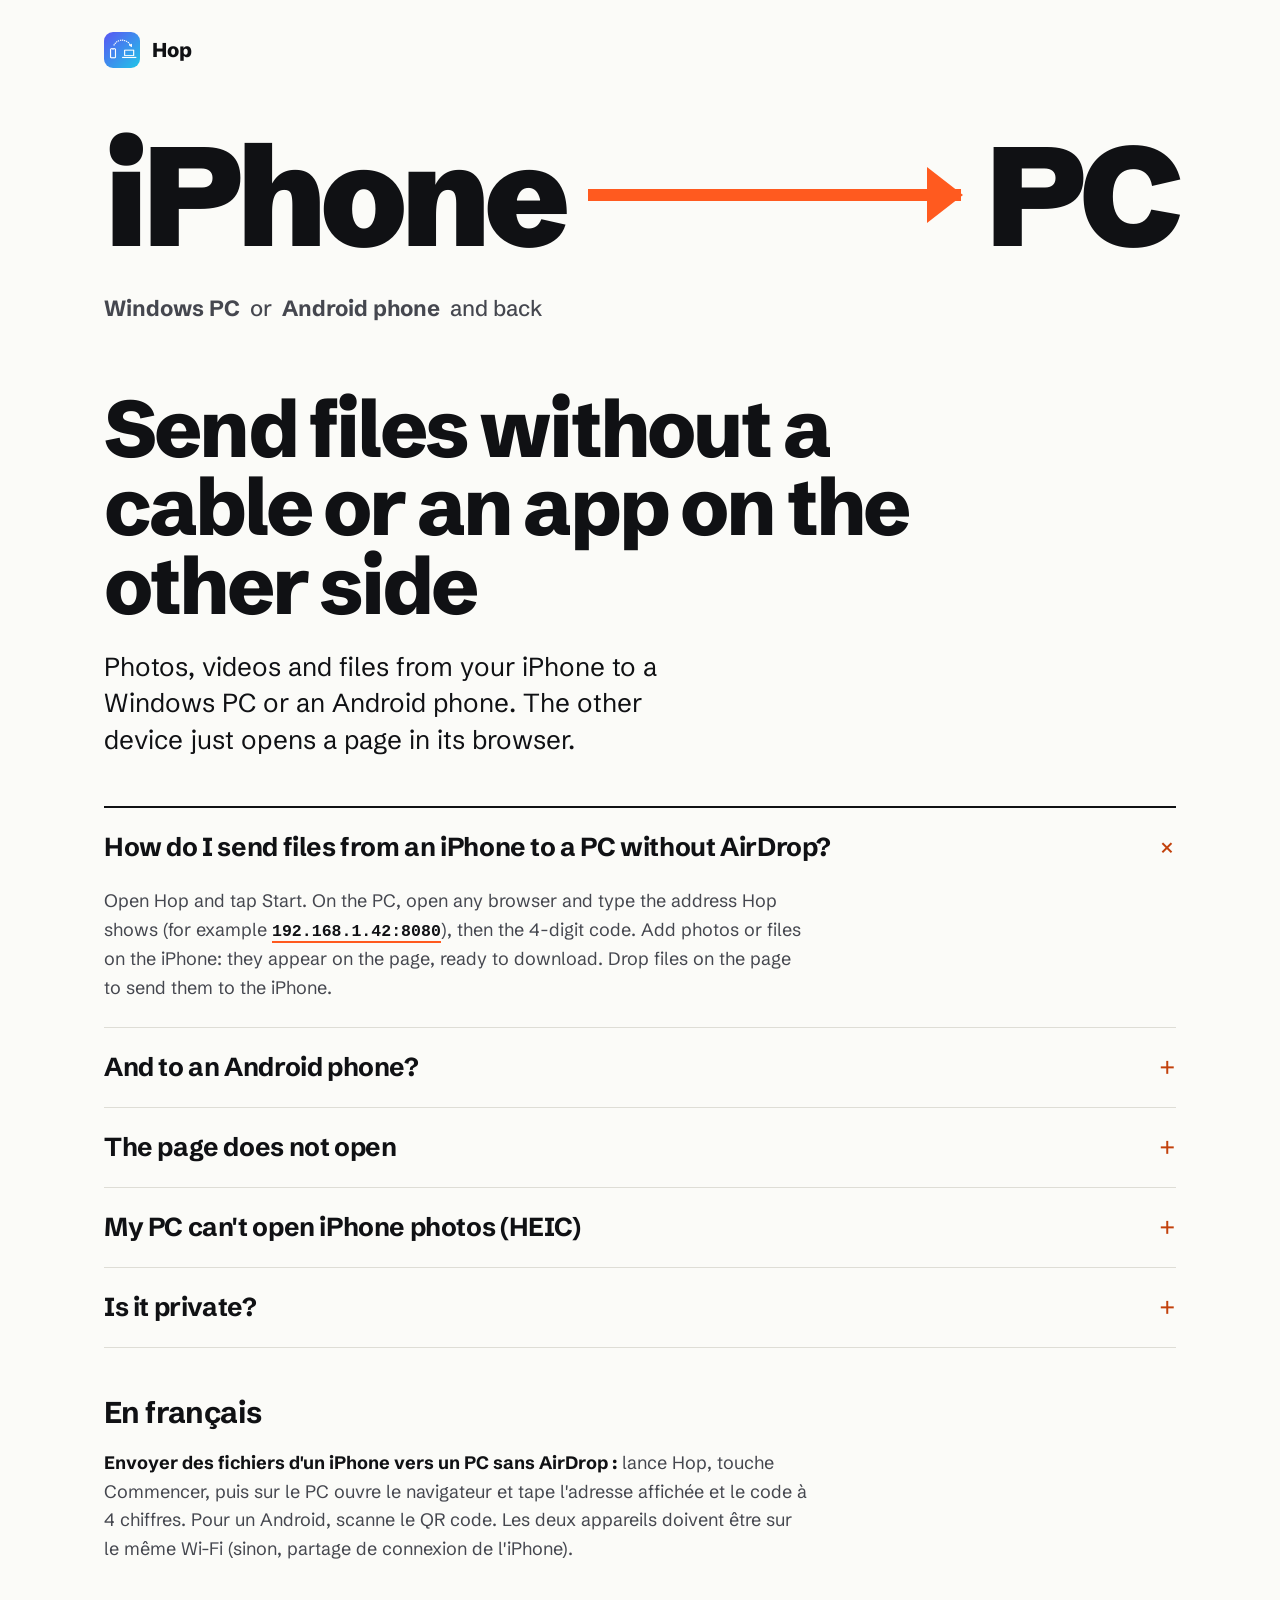
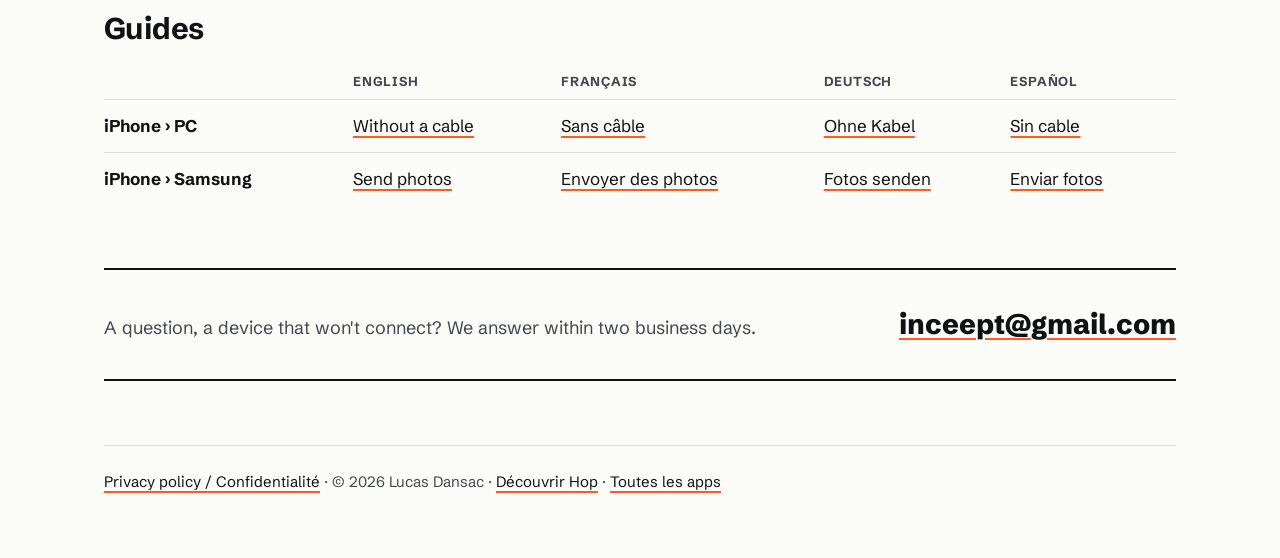
<file: index.html>
<!doctype html>
<html lang="en"><head><meta charset="utf-8"><meta name="viewport" content="width=device-width,initial-scale=1">
<title>Hop: support</title><meta name="description" content="Send files from an iPhone to a Windows PC or an Android phone, with nothing to install on the other device."><link rel="preload" href="fonts/schibsted.woff2" as="font" type="font/woff2" crossorigin><link rel="stylesheet" href="style.css"></head>
<body><main><a class="marque" href="index.html"><img src="icon.png" alt="">Hop</a>
<div class="transfert" aria-hidden="true"><span>iPhone</span><i></i><span>PC</span></div>
<p class="vers">Windows PC <b>or</b> Android phone <b>and back</b></p>
<h1>Send files without a cable or an app on the other side</h1>
<p class="chapeau">Photos, videos and files from your iPhone to a Windows PC or an Android phone. The other device just opens a page in its browser.</p>
<section class="questions">
<details open><summary>How do I send files from an iPhone to a PC without AirDrop?</summary><p>Open Hop and tap Start. On the PC, open any browser and type the address Hop shows (for example <code>192.168.1.42:8080</code>), then the 4-digit code. Add photos or files on the iPhone: they appear on the page, ready to download. Drop files on the page to send them to the iPhone.</p></details>
<details><summary>And to an Android phone?</summary><p>Tap "QR code" in Hop and scan it with the Android phone's camera. Enter the code. That's it.</p></details>
<details><summary>The page does not open</summary><p>Both devices must be on the same Wi-Fi, and the address must start with <code>http://</code> (not https). Guest and hotel Wi-Fi often stop devices from seeing each other: turn on the iPhone's Personal Hotspot and connect the PC to it instead.</p></details>
<details><summary>My PC can't open iPhone photos (HEIC)</summary><p>Hop converts them to JPEG while sending (Settings › Send iPhone photos as JPEG, on by default).</p></details>
<details><summary>Is it private?</summary><p>Yes. Files go directly from one device to the other on your network. Hop has no server, no account and collects nothing.</p></details>
</section>
<section lang="fr"><h2>En français</h2>
<p><strong>Envoyer des fichiers d'un iPhone vers un PC sans AirDrop :</strong> lance Hop, touche Commencer, puis sur le PC ouvre le navigateur et tape l'adresse affichée et le code à 4 chiffres. Pour un Android, scanne le QR code. Les deux appareils doivent être sur le même Wi-Fi (sinon, partage de connexion de l'iPhone).</p></section>
<h2>Guides</h2>
<table class="guides"><thead><tr><th></th><th>English</th><th>Français</th><th>Deutsch</th><th>Español</th></tr></thead><tbody>
<tr><td><strong>iPhone › PC</strong></td><td><a href="iphone-to-pc-without-cable.html">Without a cable</a></td><td><a href="iphone-vers-pc-sans-cable.html" lang="fr">Sans câble</a></td><td><a href="iphone-auf-pc-ohne-kabel.html" lang="de">Ohne Kabel</a></td><td><a href="iphone-a-pc-sin-cable.html" lang="es">Sin cable</a></td></tr>
<tr><td><strong>iPhone › Samsung</strong></td><td><a href="send-photos-iphone-to-samsung.html">Send photos</a></td><td><a href="envoyer-photos-iphone-vers-samsung.html" lang="fr">Envoyer des photos</a></td><td><a href="fotos-vom-iphone-auf-samsung.html" lang="de">Fotos senden</a></td><td><a href="enviar-fotos-iphone-a-samsung.html" lang="es">Enviar fotos</a></td></tr>
</tbody></table>
<div class="support"><p>A question, a device that won't connect? We answer within two business days.</p><a href="mailto:inceept@gmail.com?subject=Hop">inceept@gmail.com</a></div>
<footer><a href="privacy.html">Privacy policy / Confidentialité</a> · © 2026 Lucas Dansac · <a href="/hop/">Découvrir Hop</a> · <a href="/">Toutes les apps</a></footer></main></body></html>
</file>
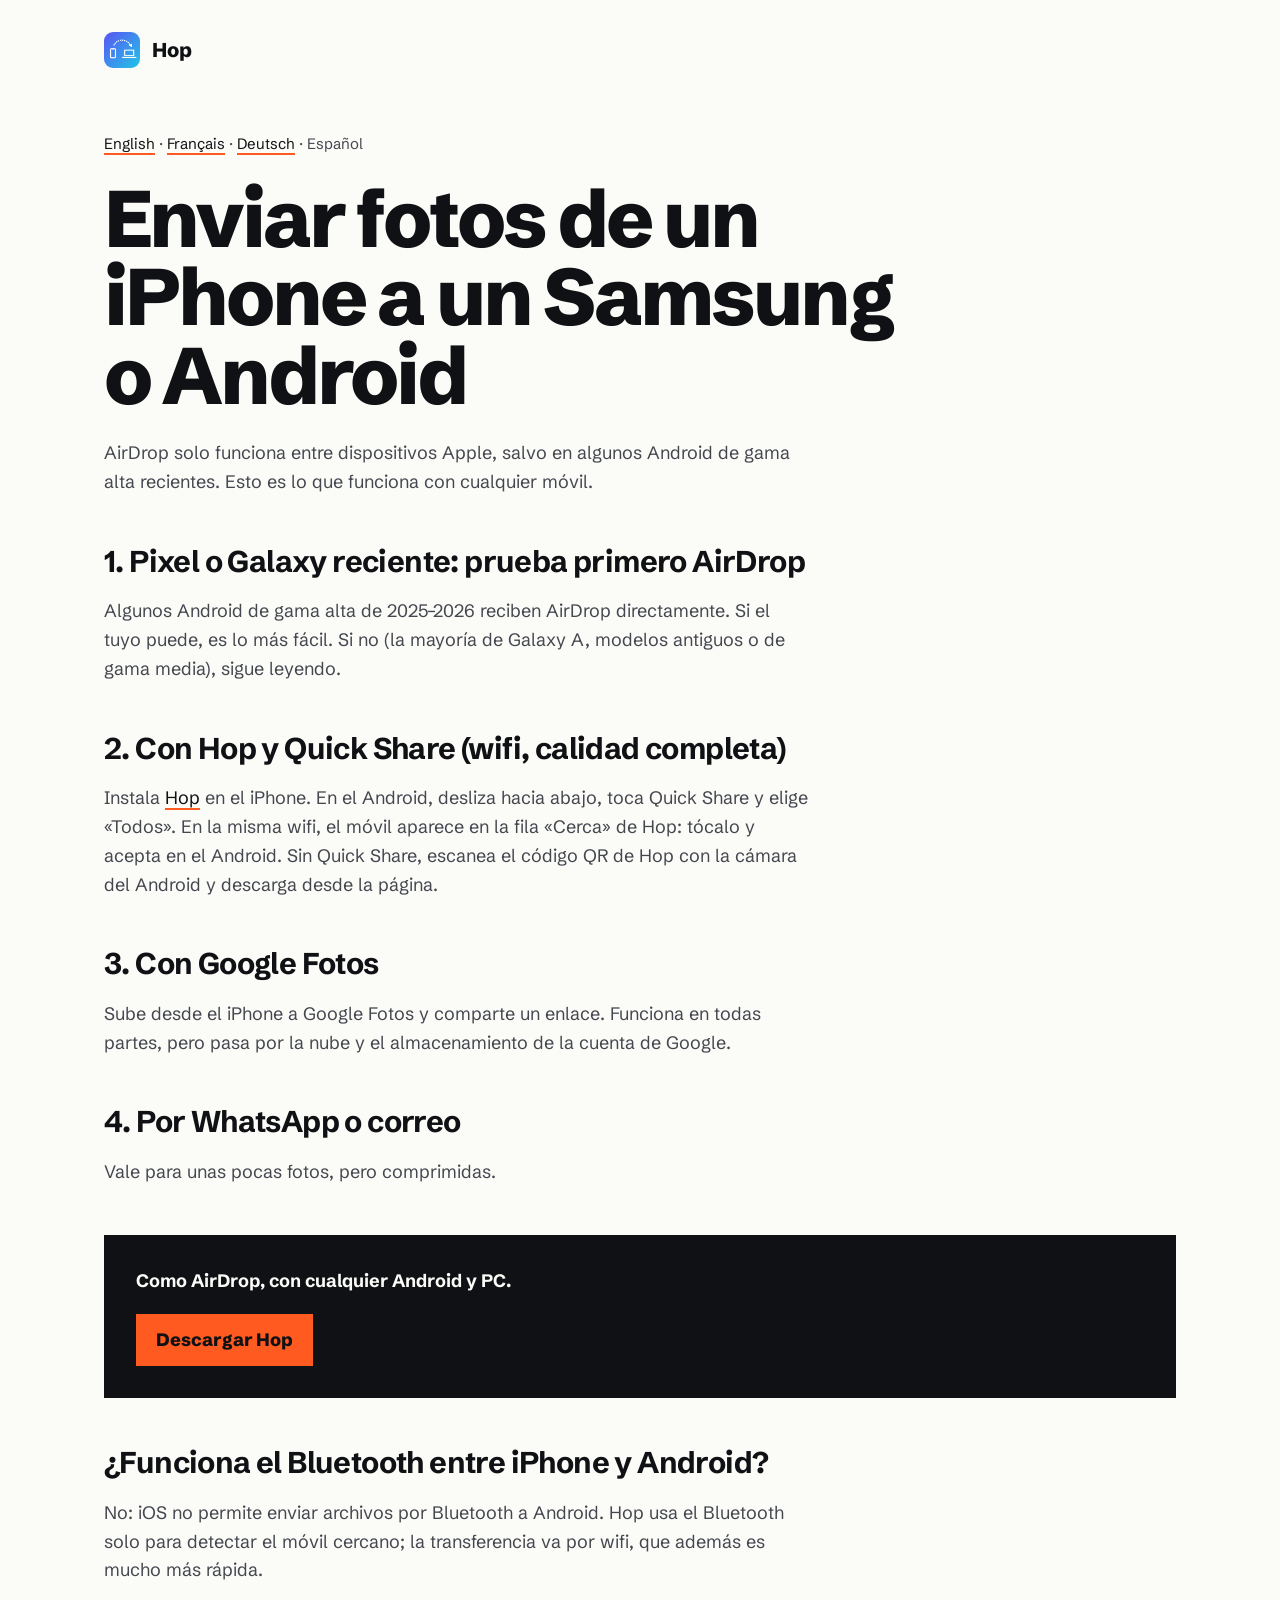
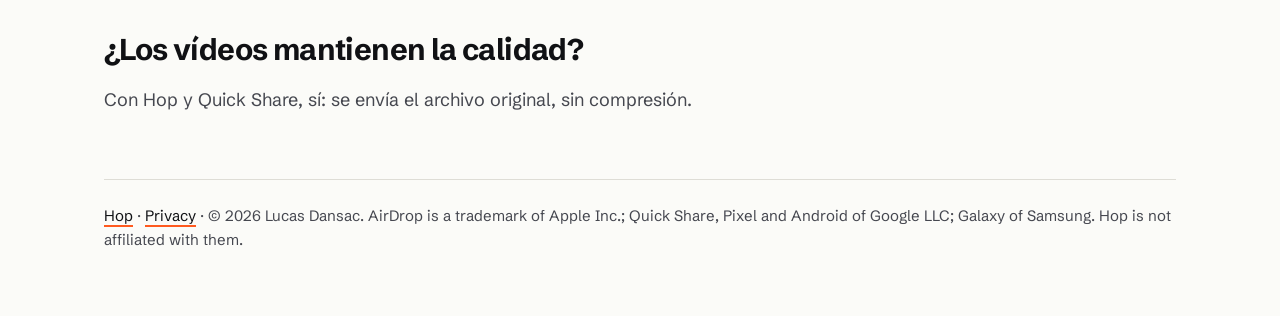
<file: enviar-fotos-iphone-a-samsung.html>
<!doctype html>
<html lang="es"><head><meta charset="utf-8"><meta name="viewport" content="width=device-width,initial-scale=1">
<title>Enviar fotos del iPhone a un Samsung o Android (2026)</title><meta name="description" content="Envía fotos y vídeos de un iPhone a un Samsung Galaxy o cualquier Android, con calidad completa y sin cable: AirDrop en móviles recientes, Hop con Quick Share, Google Fotos.">
<link rel="canonical" href="https://komorebideuxiemedunom.github.io/hop-app/enviar-fotos-iphone-a-samsung.html"><link rel="alternate" hreflang="en" href="https://komorebideuxiemedunom.github.io/hop-app/send-photos-iphone-to-samsung.html"><link rel="alternate" hreflang="fr" href="https://komorebideuxiemedunom.github.io/hop-app/envoyer-photos-iphone-vers-samsung.html"><link rel="alternate" hreflang="de" href="https://komorebideuxiemedunom.github.io/hop-app/fotos-vom-iphone-auf-samsung.html"><link rel="alternate" hreflang="es" href="https://komorebideuxiemedunom.github.io/hop-app/enviar-fotos-iphone-a-samsung.html"><link rel="alternate" hreflang="x-default" href="https://komorebideuxiemedunom.github.io/hop-app/send-photos-iphone-to-samsung.html">
<link rel="preload" href="fonts/schibsted.woff2" as="font" type="font/woff2" crossorigin><link rel="stylesheet" href="style.css">
<script type="application/ld+json">{"@context": "https://schema.org", "@type": "HowTo", "name": "Enviar fotos de un iPhone a un Samsung o Android", "step": [{"@type": "HowToStep", "name": "1. Pixel o Galaxy reciente: prueba primero AirDrop", "text": "Algunos Android de gama alta de 2025–2026 reciben AirDrop directamente. Si el tuyo puede, es lo más fácil. Si no (la mayoría de Galaxy A, modelos antiguos o de gama media), sigue leyendo."}, {"@type": "HowToStep", "name": "2. Con Hop y Quick Share (wifi, calidad completa)", "text": "Instala Hop en el iPhone. En el Android, desliza hacia abajo, toca Quick Share y elige «Todos». En la misma wifi, el móvil aparece en la fila «Cerca» de Hop: tócalo y acepta en el Android. Sin Quick Share, escanea el código QR de Hop con la cámara del Android y descarga desde la página."}, {"@type": "HowToStep", "name": "3. Con Google Fotos", "text": "Sube desde el iPhone a Google Fotos y comparte un enlace. Funciona en todas partes, pero pasa por la nube y el almacenamiento de la cuenta de Google."}, {"@type": "HowToStep", "name": "4. Por WhatsApp o correo", "text": "Vale para unas pocas fotos, pero comprimidas."}]}</script>
<script type="application/ld+json">{"@context": "https://schema.org", "@type": "FAQPage", "mainEntity": [{"@type": "Question", "name": "¿Funciona el Bluetooth entre iPhone y Android?", "acceptedAnswer": {"@type": "Answer", "text": "No: iOS no permite enviar archivos por Bluetooth a Android. Hop usa el Bluetooth solo para detectar el móvil cercano; la transferencia va por wifi, que además es mucho más rápida."}}, {"@type": "Question", "name": "¿Los vídeos mantienen la calidad?", "acceptedAnswer": {"@type": "Answer", "text": "Con Hop y Quick Share, sí: se envía el archivo original, sin compresión."}}]}</script></head>
<body><main><a class="marque" href="index.html"><img src="icon.png" alt="">Hop</a><nav class="lang"><a href="send-photos-iphone-to-samsung.html">English</a> · <a href="envoyer-photos-iphone-vers-samsung.html">Français</a> · <a href="fotos-vom-iphone-auf-samsung.html">Deutsch</a> · Español</nav>
<h1>Enviar fotos de un iPhone a un Samsung o Android</h1><p>AirDrop solo funciona entre dispositivos Apple, salvo en algunos Android de gama alta recientes. Esto es lo que funciona con cualquier móvil.</p><h2>1. Pixel o Galaxy reciente: prueba primero AirDrop</h2><p>Algunos Android de gama alta de 2025–2026 reciben AirDrop directamente. Si el tuyo puede, es lo más fácil. Si no (la mayoría de Galaxy A, modelos antiguos o de gama media), sigue leyendo.</p><h2>2. Con Hop y Quick Share (wifi, calidad completa)</h2><p>Instala <a href="https://apps.apple.com/app/id6818609255">Hop</a> en el iPhone. En el Android, desliza hacia abajo, toca Quick Share y elige «Todos». En la misma wifi, el móvil aparece en la fila «Cerca» de Hop: tócalo y acepta en el Android. Sin Quick Share, escanea el código QR de Hop con la cámara del Android y descarga desde la página.</p><h2>3. Con Google Fotos</h2><p>Sube desde el iPhone a Google Fotos y comparte un enlace. Funciona en todas partes, pero pasa por la nube y el almacenamiento de la cuenta de Google.</p><h2>4. Por WhatsApp o correo</h2><p>Vale para unas pocas fotos, pero comprimidas.</p>
<div class="cta"><p><strong>Como AirDrop, con cualquier Android y PC.</strong></p><a class="btn" href="https://apps.apple.com/app/id6818609255">Descargar Hop</a></div>
<h2>¿Funciona el Bluetooth entre iPhone y Android?</h2><p>No: iOS no permite enviar archivos por Bluetooth a Android. Hop usa el Bluetooth solo para detectar el móvil cercano; la transferencia va por wifi, que además es mucho más rápida.</p><h2>¿Los vídeos mantienen la calidad?</h2><p>Con Hop y Quick Share, sí: se envía el archivo original, sin compresión.</p>
<footer><a href="index.html">Hop</a> · <a href="privacy.html">Privacy</a> · © 2026 Lucas Dansac. AirDrop is a trademark of Apple Inc.; Quick Share, Pixel and Android of Google LLC; Galaxy of Samsung. Hop is not affiliated with them.</footer></main></body></html>
</file>
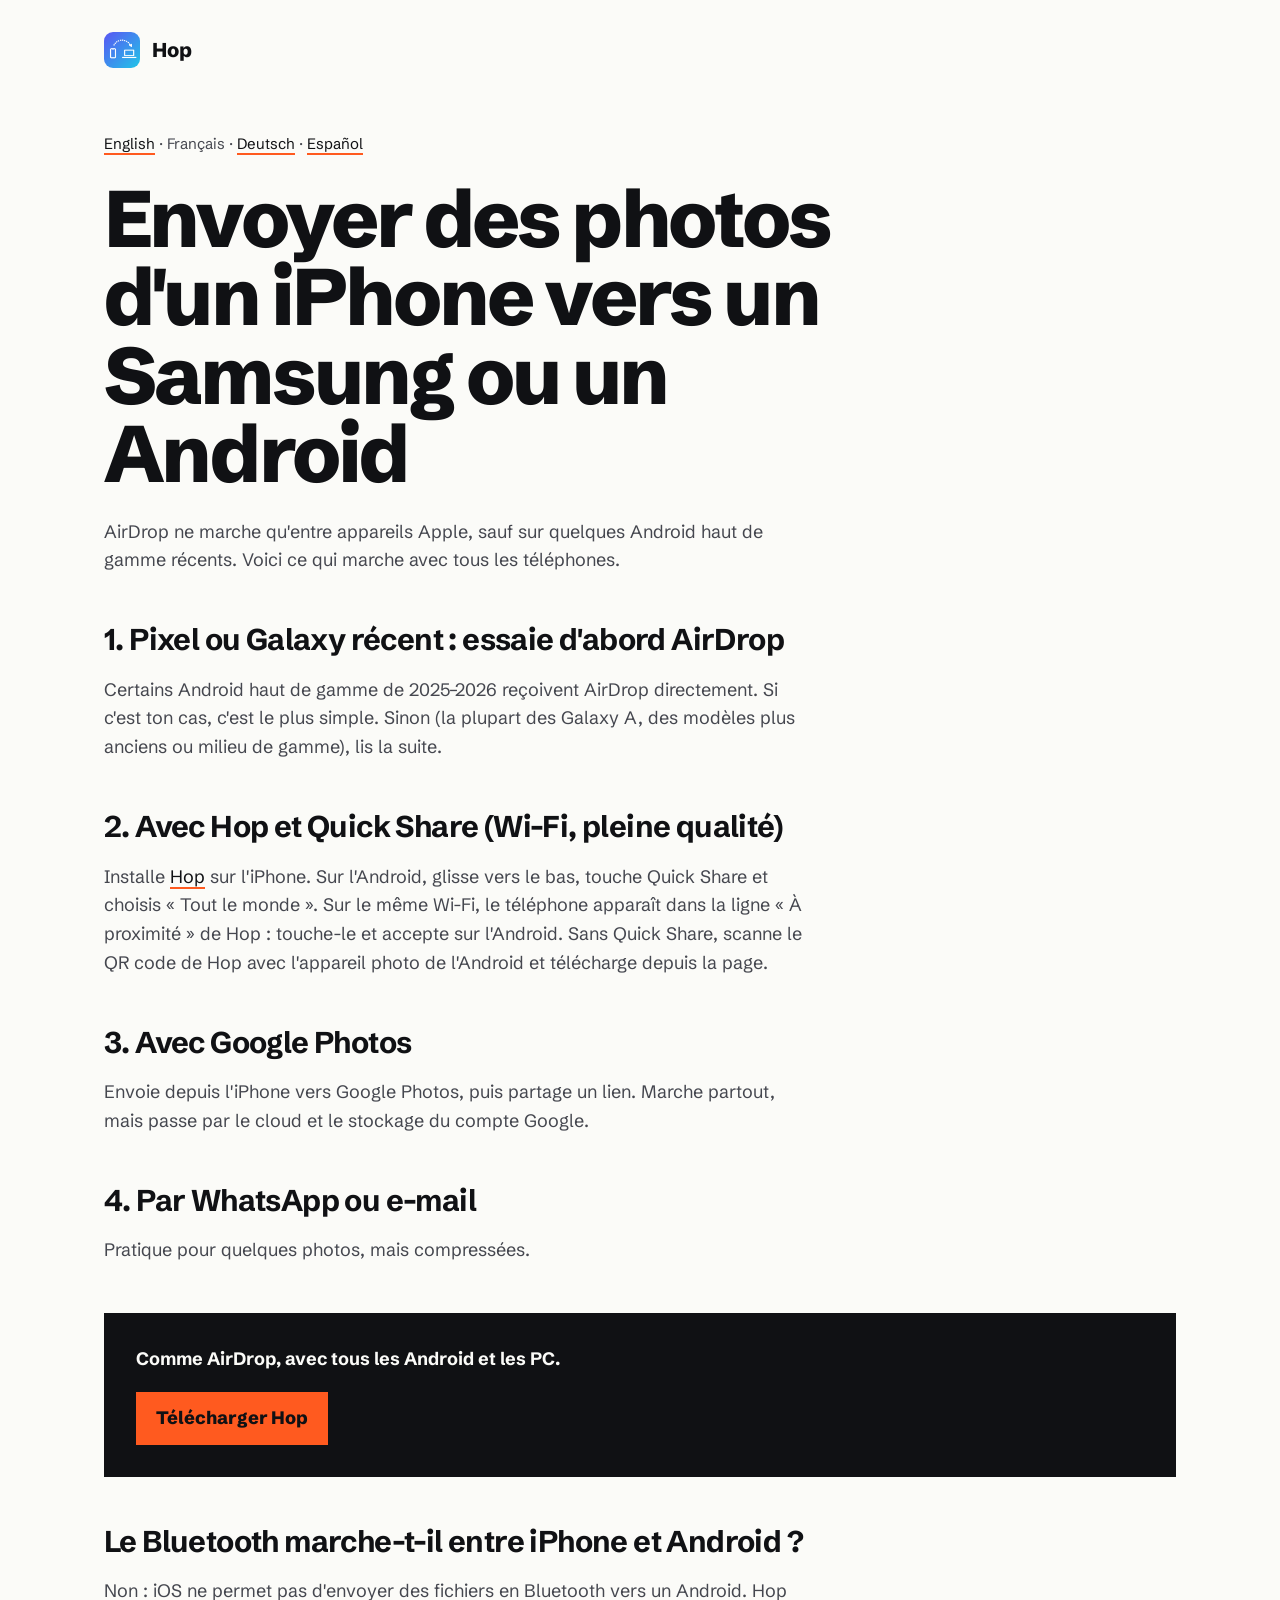
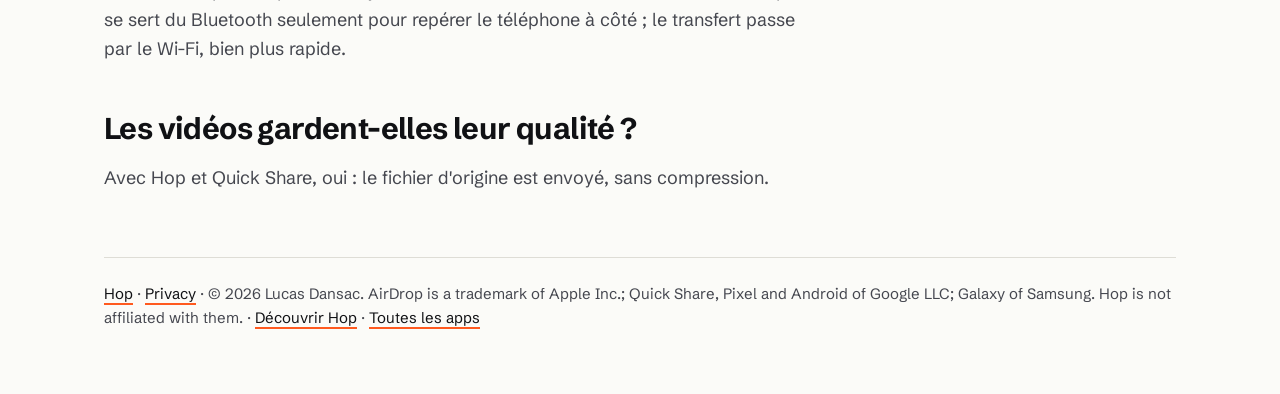
<file: envoyer-photos-iphone-vers-samsung.html>
<!doctype html>
<html lang="fr"><head><meta charset="utf-8"><meta name="viewport" content="width=device-width,initial-scale=1">
<title>Envoyer des photos d'un iPhone vers un Samsung ou un Android (2026)</title><meta name="description" content="Envoie photos et vidéos d'un iPhone vers un Samsung Galaxy ou n'importe quel Android, en pleine qualité et sans câble : AirDrop sur les modèles récents, Hop avec Quick Share, Google Photos.">
<link rel="canonical" href="https://komorebideuxiemedunom.github.io/hop-app/envoyer-photos-iphone-vers-samsung.html"><link rel="alternate" hreflang="en" href="https://komorebideuxiemedunom.github.io/hop-app/send-photos-iphone-to-samsung.html"><link rel="alternate" hreflang="fr" href="https://komorebideuxiemedunom.github.io/hop-app/envoyer-photos-iphone-vers-samsung.html"><link rel="alternate" hreflang="de" href="https://komorebideuxiemedunom.github.io/hop-app/fotos-vom-iphone-auf-samsung.html"><link rel="alternate" hreflang="es" href="https://komorebideuxiemedunom.github.io/hop-app/enviar-fotos-iphone-a-samsung.html"><link rel="alternate" hreflang="x-default" href="https://komorebideuxiemedunom.github.io/hop-app/send-photos-iphone-to-samsung.html">
<link rel="preload" href="fonts/schibsted.woff2" as="font" type="font/woff2" crossorigin><link rel="stylesheet" href="style.css">
<script type="application/ld+json">{"@context": "https://schema.org", "@type": "HowTo", "name": "Envoyer des photos d'un iPhone vers un Samsung ou un Android", "step": [{"@type": "HowToStep", "name": "1. Pixel ou Galaxy récent : essaie d'abord AirDrop", "text": "Certains Android haut de gamme de 2025–2026 reçoivent AirDrop directement. Si c'est ton cas, c'est le plus simple. Sinon (la plupart des Galaxy A, des modèles plus anciens ou milieu de gamme), lis la suite."}, {"@type": "HowToStep", "name": "2. Avec Hop et Quick Share (Wi-Fi, pleine qualité)", "text": "Installe Hop sur l'iPhone. Sur l'Android, glisse vers le bas, touche Quick Share et choisis « Tout le monde ». Sur le même Wi-Fi, le téléphone apparaît dans la ligne « À proximité » de Hop : touche-le et accepte sur l'Android. Sans Quick Share, scanne le QR code de Hop avec l'appareil photo de l'Android et télécharge depuis la page."}, {"@type": "HowToStep", "name": "3. Avec Google Photos", "text": "Envoie depuis l'iPhone vers Google Photos, puis partage un lien. Marche partout, mais passe par le cloud et le stockage du compte Google."}, {"@type": "HowToStep", "name": "4. Par WhatsApp ou e-mail", "text": "Pratique pour quelques photos, mais compressées."}]}</script>
<script type="application/ld+json">{"@context": "https://schema.org", "@type": "FAQPage", "mainEntity": [{"@type": "Question", "name": "Le Bluetooth marche-t-il entre iPhone et Android ?", "acceptedAnswer": {"@type": "Answer", "text": "Non : iOS ne permet pas d'envoyer des fichiers en Bluetooth vers un Android. Hop se sert du Bluetooth seulement pour repérer le téléphone à côté ; le transfert passe par le Wi-Fi, bien plus rapide."}}, {"@type": "Question", "name": "Les vidéos gardent-elles leur qualité ?", "acceptedAnswer": {"@type": "Answer", "text": "Avec Hop et Quick Share, oui : le fichier d'origine est envoyé, sans compression."}}]}</script></head>
<body><main><a class="marque" href="index.html"><img src="icon.png" alt="">Hop</a><nav class="lang"><a href="send-photos-iphone-to-samsung.html">English</a> · Français · <a href="fotos-vom-iphone-auf-samsung.html">Deutsch</a> · <a href="enviar-fotos-iphone-a-samsung.html">Español</a></nav>
<h1>Envoyer des photos d'un iPhone vers un Samsung ou un Android</h1><p>AirDrop ne marche qu'entre appareils Apple, sauf sur quelques Android haut de gamme récents. Voici ce qui marche avec tous les téléphones.</p><h2>1. Pixel ou Galaxy récent : essaie d'abord AirDrop</h2><p>Certains Android haut de gamme de 2025–2026 reçoivent AirDrop directement. Si c'est ton cas, c'est le plus simple. Sinon (la plupart des Galaxy A, des modèles plus anciens ou milieu de gamme), lis la suite.</p><h2>2. Avec Hop et Quick Share (Wi-Fi, pleine qualité)</h2><p>Installe <a href="https://apps.apple.com/app/id6818609255">Hop</a> sur l'iPhone. Sur l'Android, glisse vers le bas, touche Quick Share et choisis « Tout le monde ». Sur le même Wi-Fi, le téléphone apparaît dans la ligne « À proximité » de Hop : touche-le et accepte sur l'Android. Sans Quick Share, scanne le QR code de Hop avec l'appareil photo de l'Android et télécharge depuis la page.</p><h2>3. Avec Google Photos</h2><p>Envoie depuis l'iPhone vers Google Photos, puis partage un lien. Marche partout, mais passe par le cloud et le stockage du compte Google.</p><h2>4. Par WhatsApp ou e-mail</h2><p>Pratique pour quelques photos, mais compressées.</p>
<div class="cta"><p><strong>Comme AirDrop, avec tous les Android et les PC.</strong></p><a class="btn" href="https://apps.apple.com/app/id6818609255">Télécharger Hop</a></div>
<h2>Le Bluetooth marche-t-il entre iPhone et Android ?</h2><p>Non : iOS ne permet pas d'envoyer des fichiers en Bluetooth vers un Android. Hop se sert du Bluetooth seulement pour repérer le téléphone à côté ; le transfert passe par le Wi-Fi, bien plus rapide.</p><h2>Les vidéos gardent-elles leur qualité ?</h2><p>Avec Hop et Quick Share, oui : le fichier d'origine est envoyé, sans compression.</p>
<footer><a href="index.html">Hop</a> · <a href="privacy.html">Privacy</a> · © 2026 Lucas Dansac. AirDrop is a trademark of Apple Inc.; Quick Share, Pixel and Android of Google LLC; Galaxy of Samsung. Hop is not affiliated with them. · <a href="/hop/">Découvrir Hop</a> · <a href="/">Toutes les apps</a></footer></main></body></html>
</file>
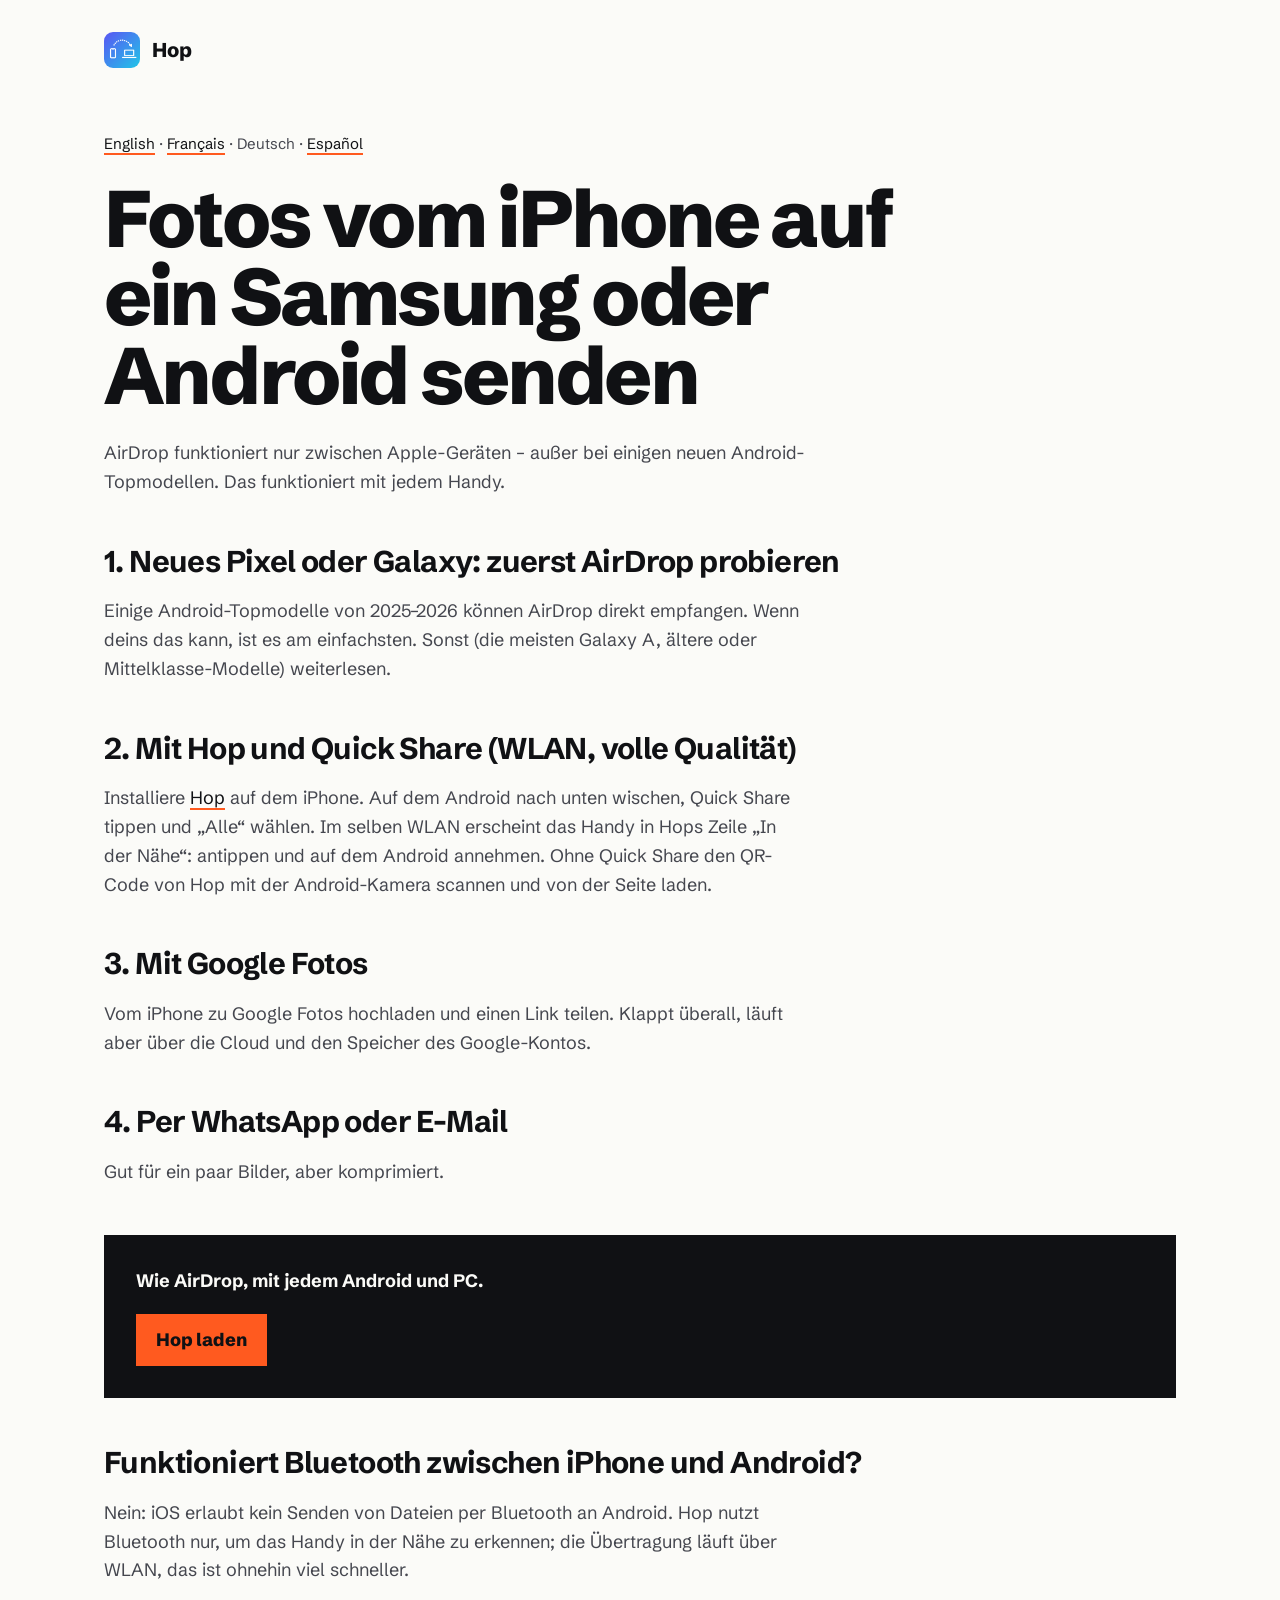
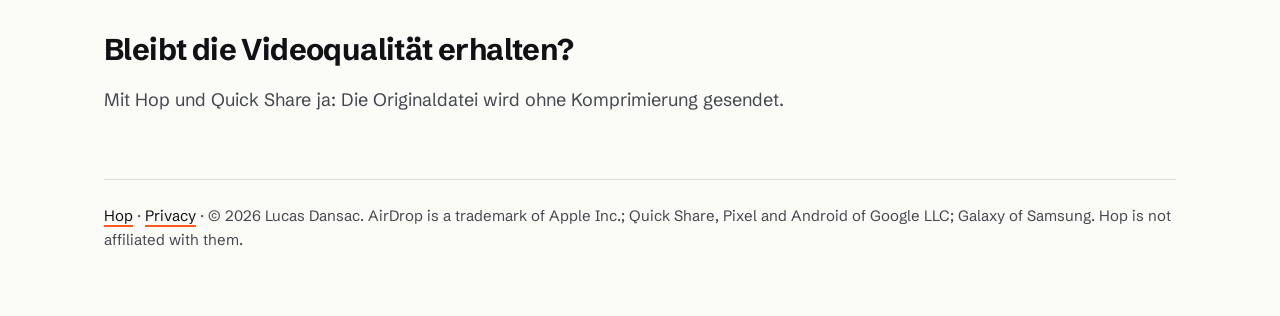
<file: fotos-vom-iphone-auf-samsung.html>
<!doctype html>
<html lang="de"><head><meta charset="utf-8"><meta name="viewport" content="width=device-width,initial-scale=1">
<title>Fotos vom iPhone auf Samsung oder Android senden (2026)</title><meta name="description" content="Fotos und Videos vom iPhone auf ein Samsung Galaxy oder jedes Android-Handy senden, in voller Qualität und ohne Kabel: AirDrop bei neuen Modellen, Hop mit Quick Share, Google Fotos.">
<link rel="canonical" href="https://komorebideuxiemedunom.github.io/hop-app/fotos-vom-iphone-auf-samsung.html"><link rel="alternate" hreflang="en" href="https://komorebideuxiemedunom.github.io/hop-app/send-photos-iphone-to-samsung.html"><link rel="alternate" hreflang="fr" href="https://komorebideuxiemedunom.github.io/hop-app/envoyer-photos-iphone-vers-samsung.html"><link rel="alternate" hreflang="de" href="https://komorebideuxiemedunom.github.io/hop-app/fotos-vom-iphone-auf-samsung.html"><link rel="alternate" hreflang="es" href="https://komorebideuxiemedunom.github.io/hop-app/enviar-fotos-iphone-a-samsung.html"><link rel="alternate" hreflang="x-default" href="https://komorebideuxiemedunom.github.io/hop-app/send-photos-iphone-to-samsung.html">
<link rel="preload" href="fonts/schibsted.woff2" as="font" type="font/woff2" crossorigin><link rel="stylesheet" href="style.css">
<script type="application/ld+json">{"@context": "https://schema.org", "@type": "HowTo", "name": "Fotos vom iPhone auf ein Samsung oder Android senden", "step": [{"@type": "HowToStep", "name": "1. Neues Pixel oder Galaxy: zuerst AirDrop probieren", "text": "Einige Android-Topmodelle von 2025–2026 können AirDrop direkt empfangen. Wenn deins das kann, ist es am einfachsten. Sonst (die meisten Galaxy A, ältere oder Mittelklasse-Modelle) weiterlesen."}, {"@type": "HowToStep", "name": "2. Mit Hop und Quick Share (WLAN, volle Qualität)", "text": "Installiere Hop auf dem iPhone. Auf dem Android nach unten wischen, Quick Share tippen und „Alle“ wählen. Im selben WLAN erscheint das Handy in Hops Zeile „In der Nähe“: antippen und auf dem Android annehmen. Ohne Quick Share den QR-Code von Hop mit der Android-Kamera scannen und von der Seite laden."}, {"@type": "HowToStep", "name": "3. Mit Google Fotos", "text": "Vom iPhone zu Google Fotos hochladen und einen Link teilen. Klappt überall, läuft aber über die Cloud und den Speicher des Google-Kontos."}, {"@type": "HowToStep", "name": "4. Per WhatsApp oder E-Mail", "text": "Gut für ein paar Bilder, aber komprimiert."}]}</script>
<script type="application/ld+json">{"@context": "https://schema.org", "@type": "FAQPage", "mainEntity": [{"@type": "Question", "name": "Funktioniert Bluetooth zwischen iPhone und Android?", "acceptedAnswer": {"@type": "Answer", "text": "Nein: iOS erlaubt kein Senden von Dateien per Bluetooth an Android. Hop nutzt Bluetooth nur, um das Handy in der Nähe zu erkennen; die Übertragung läuft über WLAN, das ist ohnehin viel schneller."}}, {"@type": "Question", "name": "Bleibt die Videoqualität erhalten?", "acceptedAnswer": {"@type": "Answer", "text": "Mit Hop und Quick Share ja: Die Originaldatei wird ohne Komprimierung gesendet."}}]}</script></head>
<body><main><a class="marque" href="index.html"><img src="icon.png" alt="">Hop</a><nav class="lang"><a href="send-photos-iphone-to-samsung.html">English</a> · <a href="envoyer-photos-iphone-vers-samsung.html">Français</a> · Deutsch · <a href="enviar-fotos-iphone-a-samsung.html">Español</a></nav>
<h1>Fotos vom iPhone auf ein Samsung oder Android senden</h1><p>AirDrop funktioniert nur zwischen Apple-Geräten – außer bei einigen neuen Android-Topmodellen. Das funktioniert mit jedem Handy.</p><h2>1. Neues Pixel oder Galaxy: zuerst AirDrop probieren</h2><p>Einige Android-Topmodelle von 2025–2026 können AirDrop direkt empfangen. Wenn deins das kann, ist es am einfachsten. Sonst (die meisten Galaxy A, ältere oder Mittelklasse-Modelle) weiterlesen.</p><h2>2. Mit Hop und Quick Share (WLAN, volle Qualität)</h2><p>Installiere <a href="https://apps.apple.com/app/id6818609255">Hop</a> auf dem iPhone. Auf dem Android nach unten wischen, Quick Share tippen und „Alle“ wählen. Im selben WLAN erscheint das Handy in Hops Zeile „In der Nähe“: antippen und auf dem Android annehmen. Ohne Quick Share den QR-Code von Hop mit der Android-Kamera scannen und von der Seite laden.</p><h2>3. Mit Google Fotos</h2><p>Vom iPhone zu Google Fotos hochladen und einen Link teilen. Klappt überall, läuft aber über die Cloud und den Speicher des Google-Kontos.</p><h2>4. Per WhatsApp oder E-Mail</h2><p>Gut für ein paar Bilder, aber komprimiert.</p>
<div class="cta"><p><strong>Wie AirDrop, mit jedem Android und PC.</strong></p><a class="btn" href="https://apps.apple.com/app/id6818609255">Hop laden</a></div>
<h2>Funktioniert Bluetooth zwischen iPhone und Android?</h2><p>Nein: iOS erlaubt kein Senden von Dateien per Bluetooth an Android. Hop nutzt Bluetooth nur, um das Handy in der Nähe zu erkennen; die Übertragung läuft über WLAN, das ist ohnehin viel schneller.</p><h2>Bleibt die Videoqualität erhalten?</h2><p>Mit Hop und Quick Share ja: Die Originaldatei wird ohne Komprimierung gesendet.</p>
<footer><a href="index.html">Hop</a> · <a href="privacy.html">Privacy</a> · © 2026 Lucas Dansac. AirDrop is a trademark of Apple Inc.; Quick Share, Pixel and Android of Google LLC; Galaxy of Samsung. Hop is not affiliated with them.</footer></main></body></html>
</file>
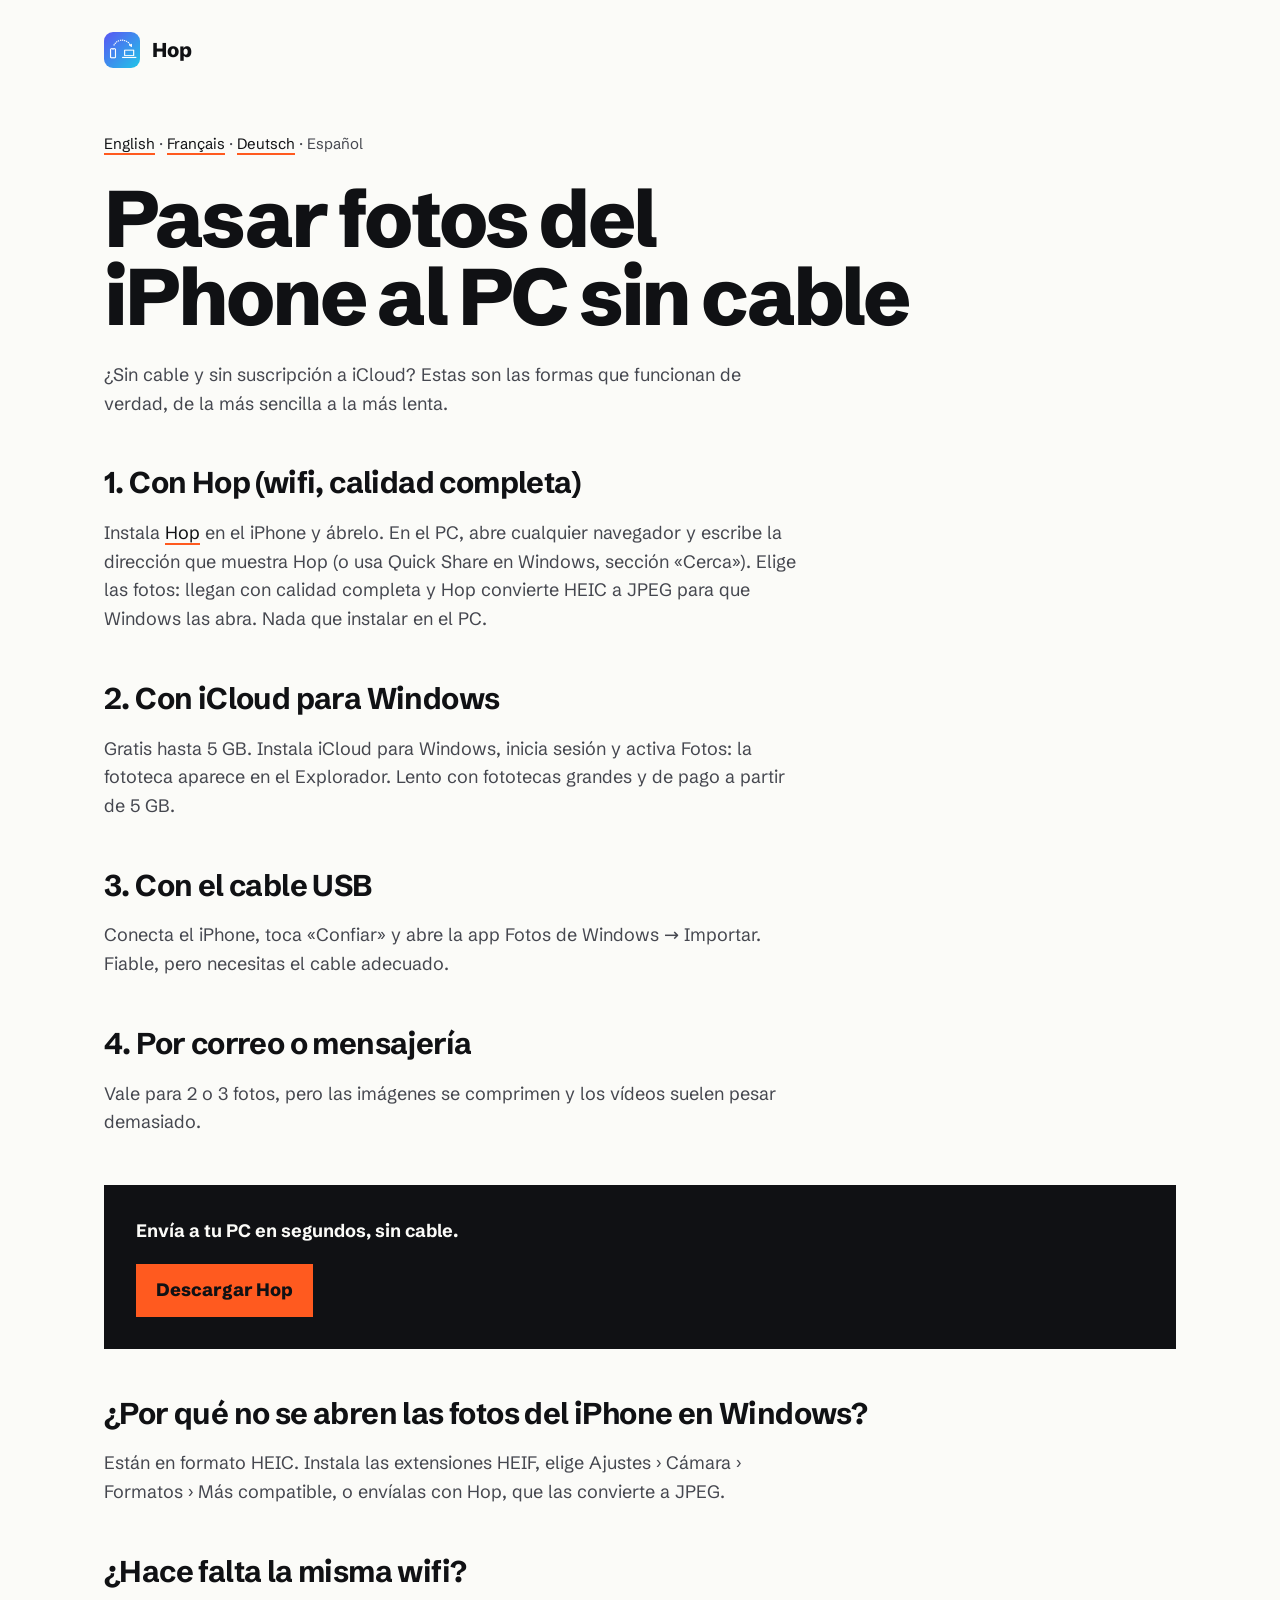
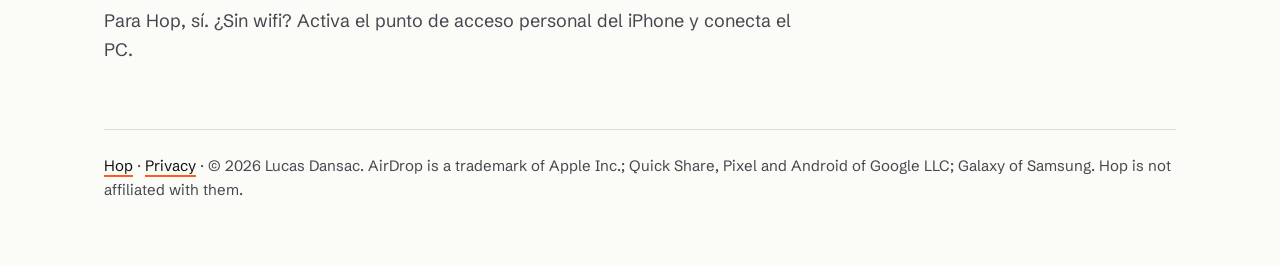
<file: iphone-a-pc-sin-cable.html>
<!doctype html>
<html lang="es"><head><meta charset="utf-8"><meta name="viewport" content="width=device-width,initial-scale=1">
<title>Pasar fotos del iPhone a un PC sin cable (2026)</title><meta name="description" content="4 formas gratuitas de enviar fotos y vídeos del iPhone a un PC con Windows sin cable USB: Hop, iCloud, Quick Share, correo. Calidad completa, paso a paso.">
<link rel="canonical" href="https://komorebideuxiemedunom.github.io/hop-app/iphone-a-pc-sin-cable.html"><link rel="alternate" hreflang="en" href="https://komorebideuxiemedunom.github.io/hop-app/iphone-to-pc-without-cable.html"><link rel="alternate" hreflang="fr" href="https://komorebideuxiemedunom.github.io/hop-app/iphone-vers-pc-sans-cable.html"><link rel="alternate" hreflang="de" href="https://komorebideuxiemedunom.github.io/hop-app/iphone-auf-pc-ohne-kabel.html"><link rel="alternate" hreflang="es" href="https://komorebideuxiemedunom.github.io/hop-app/iphone-a-pc-sin-cable.html"><link rel="alternate" hreflang="x-default" href="https://komorebideuxiemedunom.github.io/hop-app/iphone-to-pc-without-cable.html">
<link rel="preload" href="fonts/schibsted.woff2" as="font" type="font/woff2" crossorigin><link rel="stylesheet" href="style.css">
<script type="application/ld+json">{"@context": "https://schema.org", "@type": "HowTo", "name": "Pasar fotos del iPhone al PC sin cable", "step": [{"@type": "HowToStep", "name": "1. Con Hop (wifi, calidad completa)", "text": "Instala Hop en el iPhone y ábrelo. En el PC, abre cualquier navegador y escribe la dirección que muestra Hop (o usa Quick Share en Windows, sección «Cerca»). Elige las fotos: llegan con calidad completa y Hop convierte HEIC a JPEG para que Windows las abra. Nada que instalar en el PC."}, {"@type": "HowToStep", "name": "2. Con iCloud para Windows", "text": "Gratis hasta 5 GB. Instala iCloud para Windows, inicia sesión y activa Fotos: la fototeca aparece en el Explorador. Lento con fototecas grandes y de pago a partir de 5 GB."}, {"@type": "HowToStep", "name": "3. Con el cable USB", "text": "Conecta el iPhone, toca «Confiar» y abre la app Fotos de Windows → Importar. Fiable, pero necesitas el cable adecuado."}, {"@type": "HowToStep", "name": "4. Por correo o mensajería", "text": "Vale para 2 o 3 fotos, pero las imágenes se comprimen y los vídeos suelen pesar demasiado."}]}</script>
<script type="application/ld+json">{"@context": "https://schema.org", "@type": "FAQPage", "mainEntity": [{"@type": "Question", "name": "¿Por qué no se abren las fotos del iPhone en Windows?", "acceptedAnswer": {"@type": "Answer", "text": "Están en formato HEIC. Instala las extensiones HEIF, elige Ajustes › Cámara › Formatos › Más compatible, o envíalas con Hop, que las convierte a JPEG."}}, {"@type": "Question", "name": "¿Hace falta la misma wifi?", "acceptedAnswer": {"@type": "Answer", "text": "Para Hop, sí. ¿Sin wifi? Activa el punto de acceso personal del iPhone y conecta el PC."}}]}</script></head>
<body><main><a class="marque" href="index.html"><img src="icon.png" alt="">Hop</a><nav class="lang"><a href="iphone-to-pc-without-cable.html">English</a> · <a href="iphone-vers-pc-sans-cable.html">Français</a> · <a href="iphone-auf-pc-ohne-kabel.html">Deutsch</a> · Español</nav>
<h1>Pasar fotos del iPhone al PC sin cable</h1><p>¿Sin cable y sin suscripción a iCloud? Estas son las formas que funcionan de verdad, de la más sencilla a la más lenta.</p><h2>1. Con Hop (wifi, calidad completa)</h2><p>Instala <a href="https://apps.apple.com/app/id6818609255">Hop</a> en el iPhone y ábrelo. En el PC, abre cualquier navegador y escribe la dirección que muestra Hop (o usa Quick Share en Windows, sección «Cerca»). Elige las fotos: llegan con calidad completa y Hop convierte HEIC a JPEG para que Windows las abra. Nada que instalar en el PC.</p><h2>2. Con iCloud para Windows</h2><p>Gratis hasta 5 GB. Instala iCloud para Windows, inicia sesión y activa Fotos: la fototeca aparece en el Explorador. Lento con fototecas grandes y de pago a partir de 5 GB.</p><h2>3. Con el cable USB</h2><p>Conecta el iPhone, toca «Confiar» y abre la app Fotos de Windows → Importar. Fiable, pero necesitas el cable adecuado.</p><h2>4. Por correo o mensajería</h2><p>Vale para 2 o 3 fotos, pero las imágenes se comprimen y los vídeos suelen pesar demasiado.</p>
<div class="cta"><p><strong>Envía a tu PC en segundos, sin cable.</strong></p><a class="btn" href="https://apps.apple.com/app/id6818609255">Descargar Hop</a></div>
<h2>¿Por qué no se abren las fotos del iPhone en Windows?</h2><p>Están en formato HEIC. Instala las extensiones HEIF, elige Ajustes › Cámara › Formatos › Más compatible, o envíalas con Hop, que las convierte a JPEG.</p><h2>¿Hace falta la misma wifi?</h2><p>Para Hop, sí. ¿Sin wifi? Activa el punto de acceso personal del iPhone y conecta el PC.</p>
<footer><a href="index.html">Hop</a> · <a href="privacy.html">Privacy</a> · © 2026 Lucas Dansac. AirDrop is a trademark of Apple Inc.; Quick Share, Pixel and Android of Google LLC; Galaxy of Samsung. Hop is not affiliated with them.</footer></main></body></html>
</file>
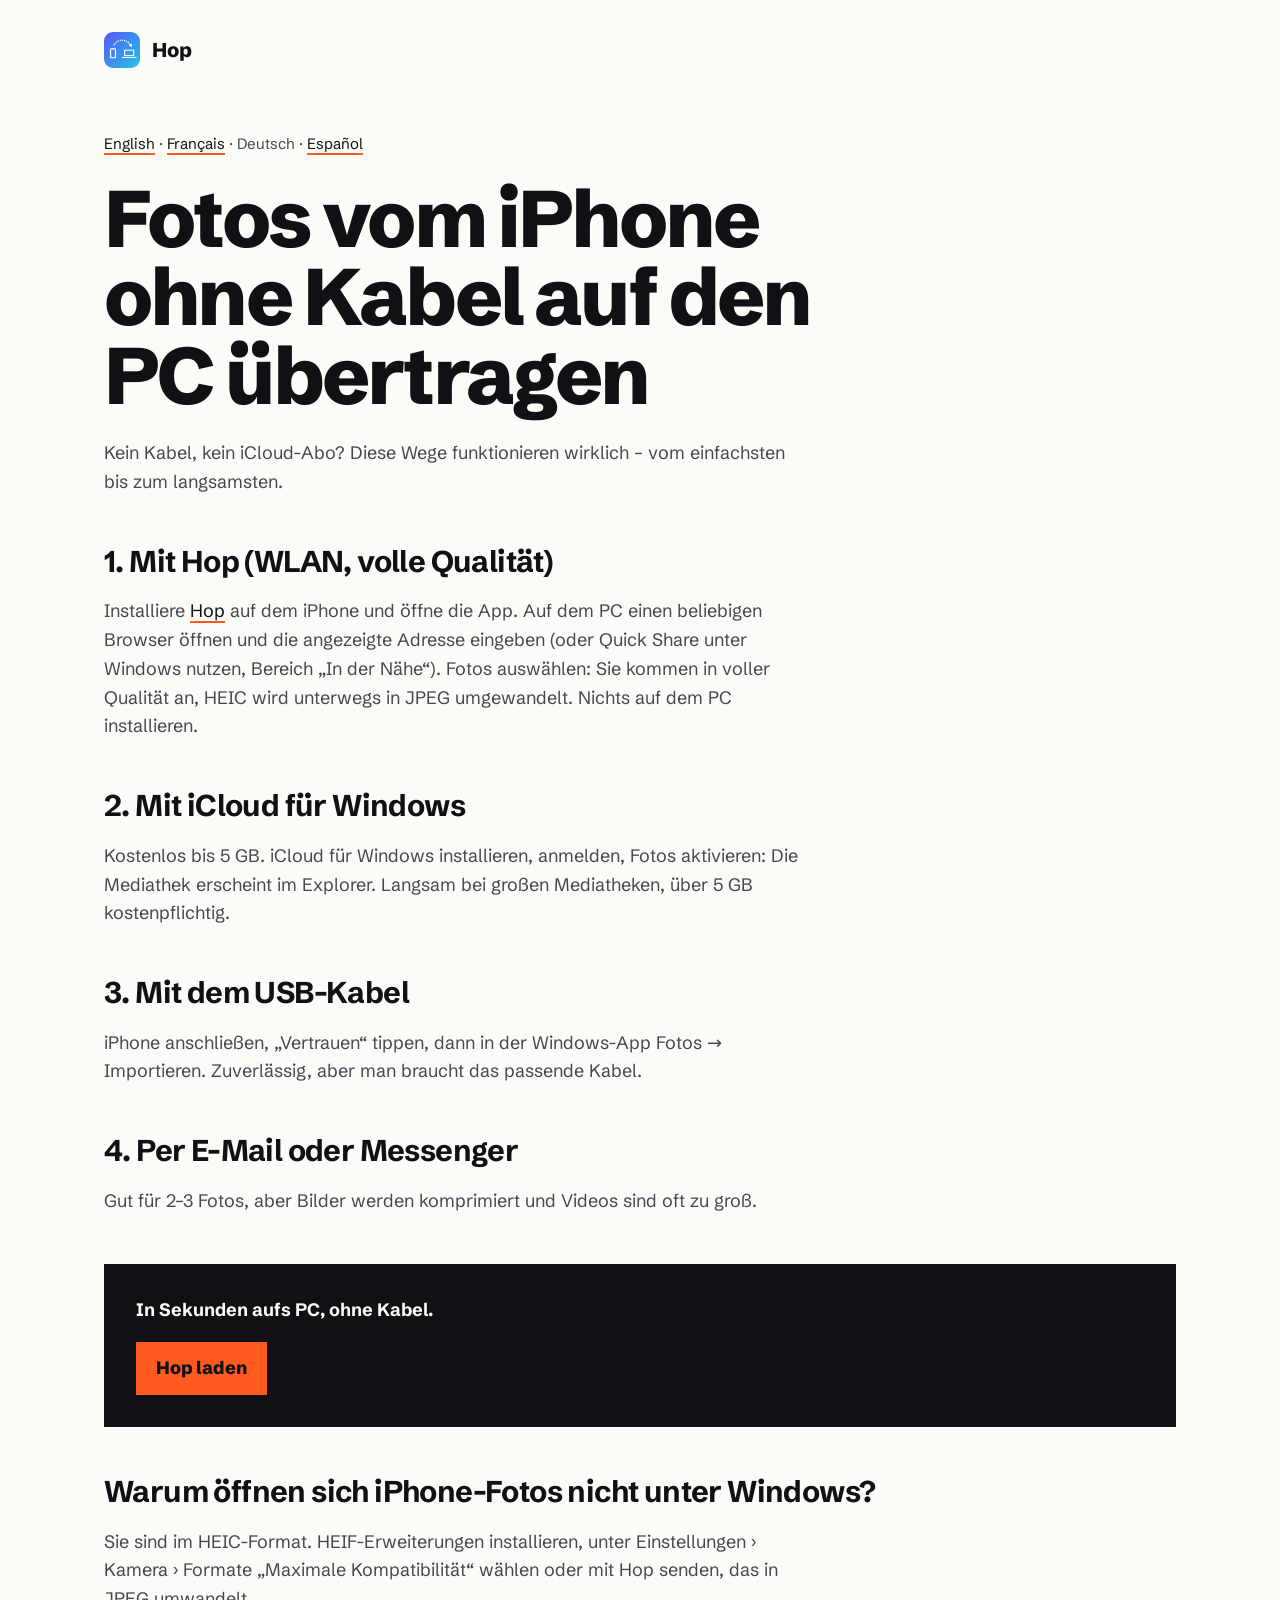
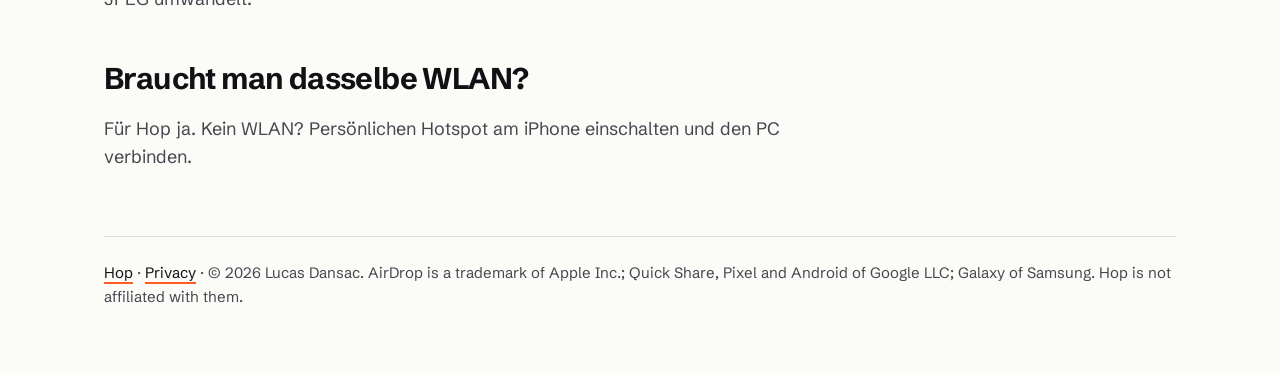
<file: iphone-auf-pc-ohne-kabel.html>
<!doctype html>
<html lang="de"><head><meta charset="utf-8"><meta name="viewport" content="width=device-width,initial-scale=1">
<title>Fotos vom iPhone ohne Kabel auf den Windows-PC übertragen (2026)</title><meta name="description" content="4 kostenlose Wege, Fotos und Videos ohne USB-Kabel vom iPhone auf einen Windows-PC zu senden: Hop, iCloud, Quick Share, E-Mail. Volle Qualität, Schritt für Schritt.">
<link rel="canonical" href="https://komorebideuxiemedunom.github.io/hop-app/iphone-auf-pc-ohne-kabel.html"><link rel="alternate" hreflang="en" href="https://komorebideuxiemedunom.github.io/hop-app/iphone-to-pc-without-cable.html"><link rel="alternate" hreflang="fr" href="https://komorebideuxiemedunom.github.io/hop-app/iphone-vers-pc-sans-cable.html"><link rel="alternate" hreflang="de" href="https://komorebideuxiemedunom.github.io/hop-app/iphone-auf-pc-ohne-kabel.html"><link rel="alternate" hreflang="es" href="https://komorebideuxiemedunom.github.io/hop-app/iphone-a-pc-sin-cable.html"><link rel="alternate" hreflang="x-default" href="https://komorebideuxiemedunom.github.io/hop-app/iphone-to-pc-without-cable.html">
<link rel="preload" href="fonts/schibsted.woff2" as="font" type="font/woff2" crossorigin><link rel="stylesheet" href="style.css">
<script type="application/ld+json">{"@context": "https://schema.org", "@type": "HowTo", "name": "Fotos vom iPhone ohne Kabel auf den PC übertragen", "step": [{"@type": "HowToStep", "name": "1. Mit Hop (WLAN, volle Qualität)", "text": "Installiere Hop auf dem iPhone und öffne die App. Auf dem PC einen beliebigen Browser öffnen und die angezeigte Adresse eingeben (oder Quick Share unter Windows nutzen, Bereich „In der Nähe“). Fotos auswählen: Sie kommen in voller Qualität an, HEIC wird unterwegs in JPEG umgewandelt. Nichts auf dem PC installieren."}, {"@type": "HowToStep", "name": "2. Mit iCloud für Windows", "text": "Kostenlos bis 5 GB. iCloud für Windows installieren, anmelden, Fotos aktivieren: Die Mediathek erscheint im Explorer. Langsam bei großen Mediatheken, über 5 GB kostenpflichtig."}, {"@type": "HowToStep", "name": "3. Mit dem USB-Kabel", "text": "iPhone anschließen, „Vertrauen“ tippen, dann in der Windows-App Fotos → Importieren. Zuverlässig, aber man braucht das passende Kabel."}, {"@type": "HowToStep", "name": "4. Per E-Mail oder Messenger", "text": "Gut für 2–3 Fotos, aber Bilder werden komprimiert und Videos sind oft zu groß."}]}</script>
<script type="application/ld+json">{"@context": "https://schema.org", "@type": "FAQPage", "mainEntity": [{"@type": "Question", "name": "Warum öffnen sich iPhone-Fotos nicht unter Windows?", "acceptedAnswer": {"@type": "Answer", "text": "Sie sind im HEIC-Format. HEIF-Erweiterungen installieren, unter Einstellungen › Kamera › Formate „Maximale Kompatibilität“ wählen oder mit Hop senden, das in JPEG umwandelt."}}, {"@type": "Question", "name": "Braucht man dasselbe WLAN?", "acceptedAnswer": {"@type": "Answer", "text": "Für Hop ja. Kein WLAN? Persönlichen Hotspot am iPhone einschalten und den PC verbinden."}}]}</script></head>
<body><main><a class="marque" href="index.html"><img src="icon.png" alt="">Hop</a><nav class="lang"><a href="iphone-to-pc-without-cable.html">English</a> · <a href="iphone-vers-pc-sans-cable.html">Français</a> · Deutsch · <a href="iphone-a-pc-sin-cable.html">Español</a></nav>
<h1>Fotos vom iPhone ohne Kabel auf den PC übertragen</h1><p>Kein Kabel, kein iCloud-Abo? Diese Wege funktionieren wirklich – vom einfachsten bis zum langsamsten.</p><h2>1. Mit Hop (WLAN, volle Qualität)</h2><p>Installiere <a href="https://apps.apple.com/app/id6818609255">Hop</a> auf dem iPhone und öffne die App. Auf dem PC einen beliebigen Browser öffnen und die angezeigte Adresse eingeben (oder Quick Share unter Windows nutzen, Bereich „In der Nähe“). Fotos auswählen: Sie kommen in voller Qualität an, HEIC wird unterwegs in JPEG umgewandelt. Nichts auf dem PC installieren.</p><h2>2. Mit iCloud für Windows</h2><p>Kostenlos bis 5 GB. iCloud für Windows installieren, anmelden, Fotos aktivieren: Die Mediathek erscheint im Explorer. Langsam bei großen Mediatheken, über 5 GB kostenpflichtig.</p><h2>3. Mit dem USB-Kabel</h2><p>iPhone anschließen, „Vertrauen“ tippen, dann in der Windows-App Fotos → Importieren. Zuverlässig, aber man braucht das passende Kabel.</p><h2>4. Per E-Mail oder Messenger</h2><p>Gut für 2–3 Fotos, aber Bilder werden komprimiert und Videos sind oft zu groß.</p>
<div class="cta"><p><strong>In Sekunden aufs PC, ohne Kabel.</strong></p><a class="btn" href="https://apps.apple.com/app/id6818609255">Hop laden</a></div>
<h2>Warum öffnen sich iPhone-Fotos nicht unter Windows?</h2><p>Sie sind im HEIC-Format. HEIF-Erweiterungen installieren, unter Einstellungen › Kamera › Formate „Maximale Kompatibilität“ wählen oder mit Hop senden, das in JPEG umwandelt.</p><h2>Braucht man dasselbe WLAN?</h2><p>Für Hop ja. Kein WLAN? Persönlichen Hotspot am iPhone einschalten und den PC verbinden.</p>
<footer><a href="index.html">Hop</a> · <a href="privacy.html">Privacy</a> · © 2026 Lucas Dansac. AirDrop is a trademark of Apple Inc.; Quick Share, Pixel and Android of Google LLC; Galaxy of Samsung. Hop is not affiliated with them.</footer></main></body></html>
</file>
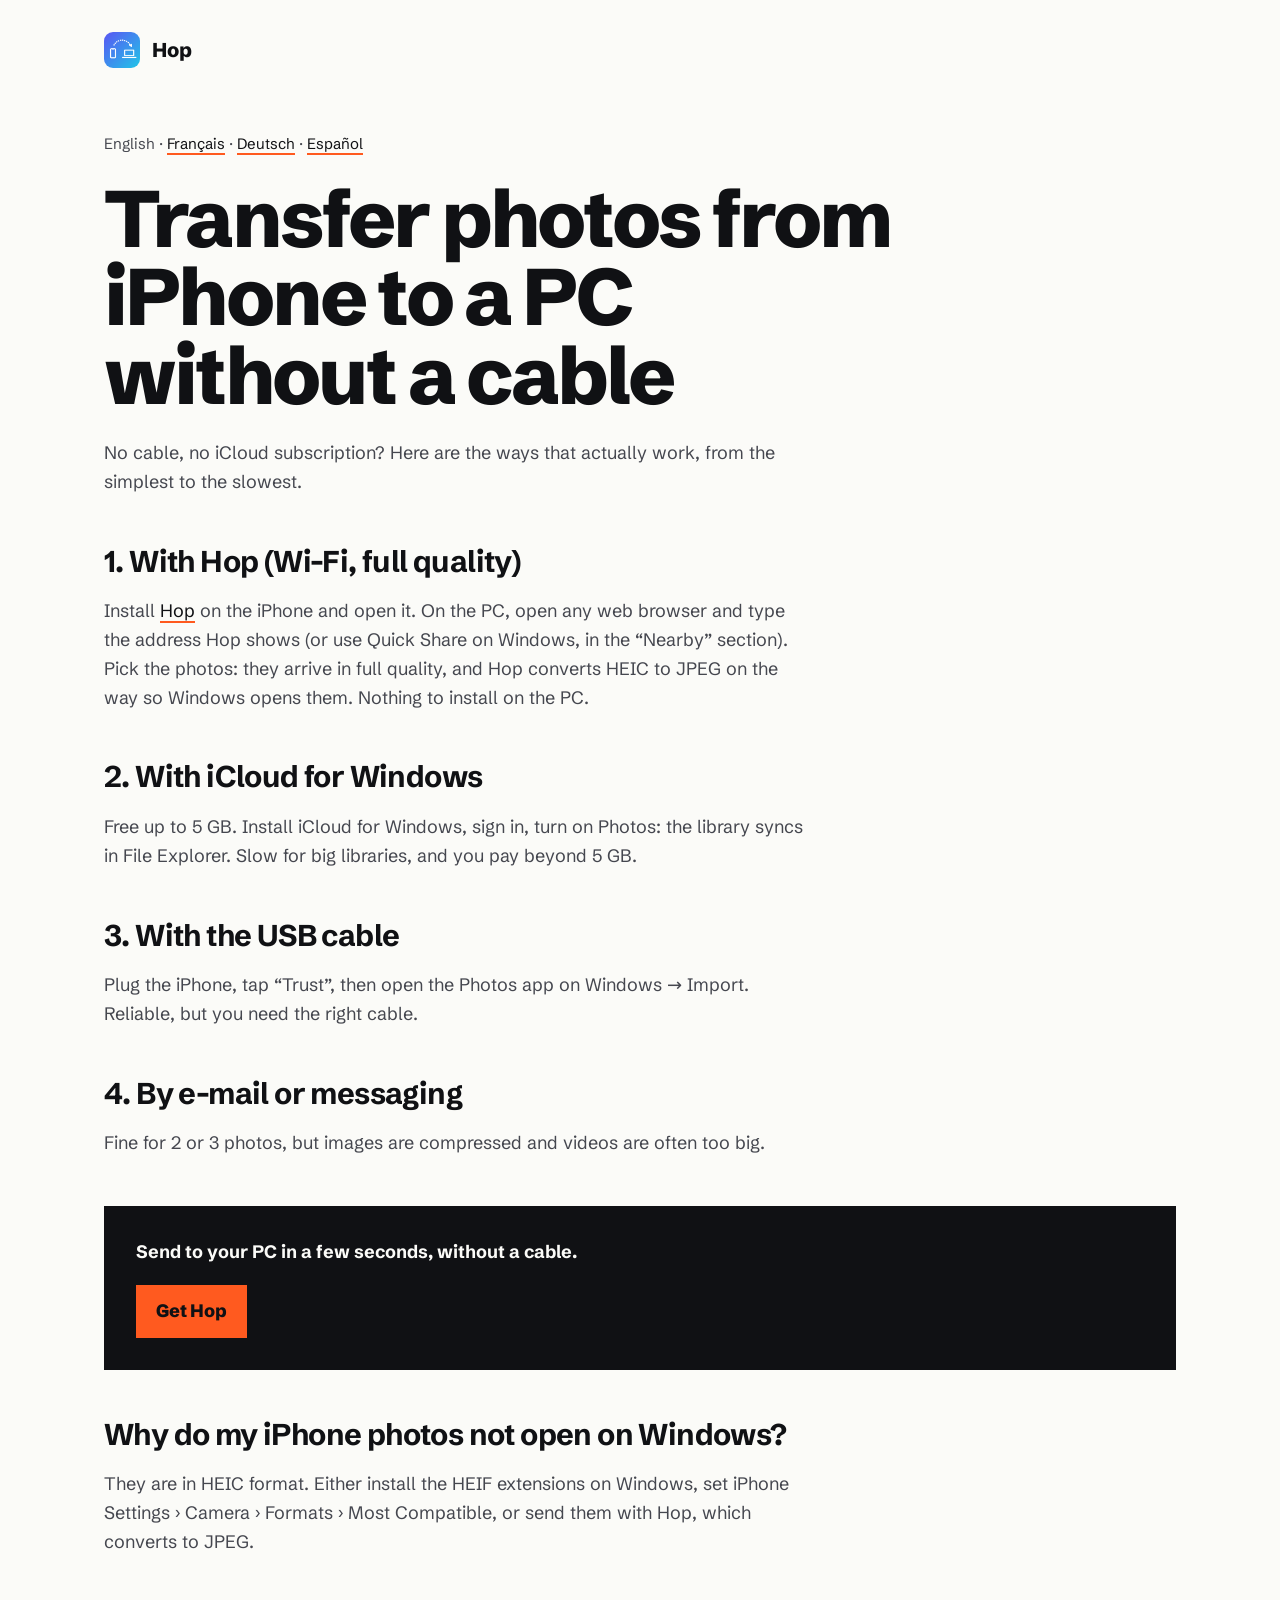
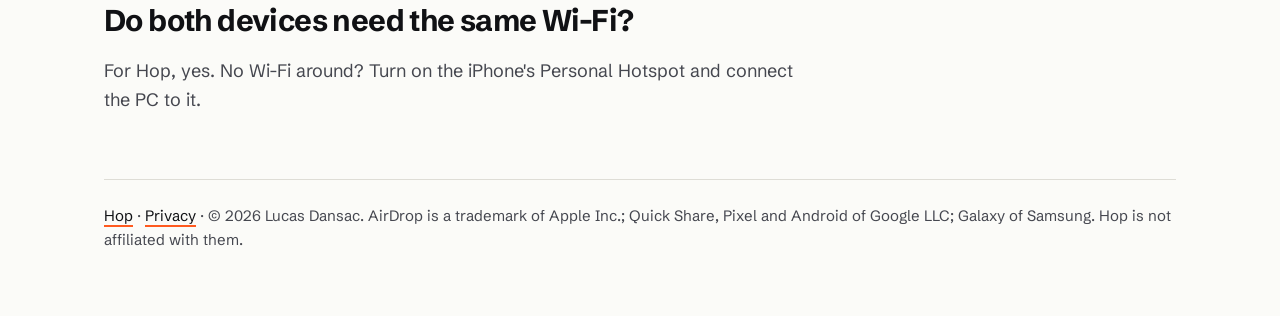
<file: iphone-to-pc-without-cable.html>
<!doctype html>
<html lang="en"><head><meta charset="utf-8"><meta name="viewport" content="width=device-width,initial-scale=1">
<title>How to transfer photos from iPhone to a Windows PC without a cable (2026)</title><meta name="description" content="4 free ways to send photos and videos from an iPhone to a Windows PC without a USB cable: Hop, iCloud, Quick Share, e-mail. Full quality, step by step.">
<link rel="canonical" href="https://komorebideuxiemedunom.github.io/hop-app/iphone-to-pc-without-cable.html"><link rel="alternate" hreflang="en" href="https://komorebideuxiemedunom.github.io/hop-app/iphone-to-pc-without-cable.html"><link rel="alternate" hreflang="fr" href="https://komorebideuxiemedunom.github.io/hop-app/iphone-vers-pc-sans-cable.html"><link rel="alternate" hreflang="de" href="https://komorebideuxiemedunom.github.io/hop-app/iphone-auf-pc-ohne-kabel.html"><link rel="alternate" hreflang="es" href="https://komorebideuxiemedunom.github.io/hop-app/iphone-a-pc-sin-cable.html"><link rel="alternate" hreflang="x-default" href="https://komorebideuxiemedunom.github.io/hop-app/iphone-to-pc-without-cable.html">
<link rel="preload" href="fonts/schibsted.woff2" as="font" type="font/woff2" crossorigin><link rel="stylesheet" href="style.css">
<script type="application/ld+json">{"@context": "https://schema.org", "@type": "HowTo", "name": "Transfer photos from iPhone to a PC without a cable", "step": [{"@type": "HowToStep", "name": "1. With Hop (Wi-Fi, full quality)", "text": "Install Hop on the iPhone and open it. On the PC, open any web browser and type the address Hop shows (or use Quick Share on Windows, in the “Nearby” section). Pick the photos: they arrive in full quality, and Hop converts HEIC to JPEG on the way so Windows opens them. Nothing to install on the PC."}, {"@type": "HowToStep", "name": "2. With iCloud for Windows", "text": "Free up to 5 GB. Install iCloud for Windows, sign in, turn on Photos: the library syncs in File Explorer. Slow for big libraries, and you pay beyond 5 GB."}, {"@type": "HowToStep", "name": "3. With the USB cable", "text": "Plug the iPhone, tap “Trust”, then open the Photos app on Windows → Import. Reliable, but you need the right cable."}, {"@type": "HowToStep", "name": "4. By e-mail or messaging", "text": "Fine for 2 or 3 photos, but images are compressed and videos are often too big."}]}</script>
<script type="application/ld+json">{"@context": "https://schema.org", "@type": "FAQPage", "mainEntity": [{"@type": "Question", "name": "Why do my iPhone photos not open on Windows?", "acceptedAnswer": {"@type": "Answer", "text": "They are in HEIC format. Either install the HEIF extensions on Windows, set iPhone Settings › Camera › Formats › Most Compatible, or send them with Hop, which converts to JPEG."}}, {"@type": "Question", "name": "Do both devices need the same Wi-Fi?", "acceptedAnswer": {"@type": "Answer", "text": "For Hop, yes. No Wi-Fi around? Turn on the iPhone's Personal Hotspot and connect the PC to it."}}]}</script></head>
<body><main><a class="marque" href="index.html"><img src="icon.png" alt="">Hop</a><nav class="lang">English · <a href="iphone-vers-pc-sans-cable.html">Français</a> · <a href="iphone-auf-pc-ohne-kabel.html">Deutsch</a> · <a href="iphone-a-pc-sin-cable.html">Español</a></nav>
<h1>Transfer photos from iPhone to a PC without a cable</h1><p>No cable, no iCloud subscription? Here are the ways that actually work, from the simplest to the slowest.</p><h2>1. With Hop (Wi-Fi, full quality)</h2><p>Install <a href="https://apps.apple.com/app/id6818609255">Hop</a> on the iPhone and open it. On the PC, open any web browser and type the address Hop shows (or use Quick Share on Windows, in the “Nearby” section). Pick the photos: they arrive in full quality, and Hop converts HEIC to JPEG on the way so Windows opens them. Nothing to install on the PC.</p><h2>2. With iCloud for Windows</h2><p>Free up to 5 GB. Install iCloud for Windows, sign in, turn on Photos: the library syncs in File Explorer. Slow for big libraries, and you pay beyond 5 GB.</p><h2>3. With the USB cable</h2><p>Plug the iPhone, tap “Trust”, then open the Photos app on Windows → Import. Reliable, but you need the right cable.</p><h2>4. By e-mail or messaging</h2><p>Fine for 2 or 3 photos, but images are compressed and videos are often too big.</p>
<div class="cta"><p><strong>Send to your PC in a few seconds, without a cable.</strong></p><a class="btn" href="https://apps.apple.com/app/id6818609255">Get Hop</a></div>
<h2>Why do my iPhone photos not open on Windows?</h2><p>They are in HEIC format. Either install the HEIF extensions on Windows, set iPhone Settings › Camera › Formats › Most Compatible, or send them with Hop, which converts to JPEG.</p><h2>Do both devices need the same Wi-Fi?</h2><p>For Hop, yes. No Wi-Fi around? Turn on the iPhone's Personal Hotspot and connect the PC to it.</p>
<footer><a href="index.html">Hop</a> · <a href="privacy.html">Privacy</a> · © 2026 Lucas Dansac. AirDrop is a trademark of Apple Inc.; Quick Share, Pixel and Android of Google LLC; Galaxy of Samsung. Hop is not affiliated with them.</footer></main></body></html>
</file>
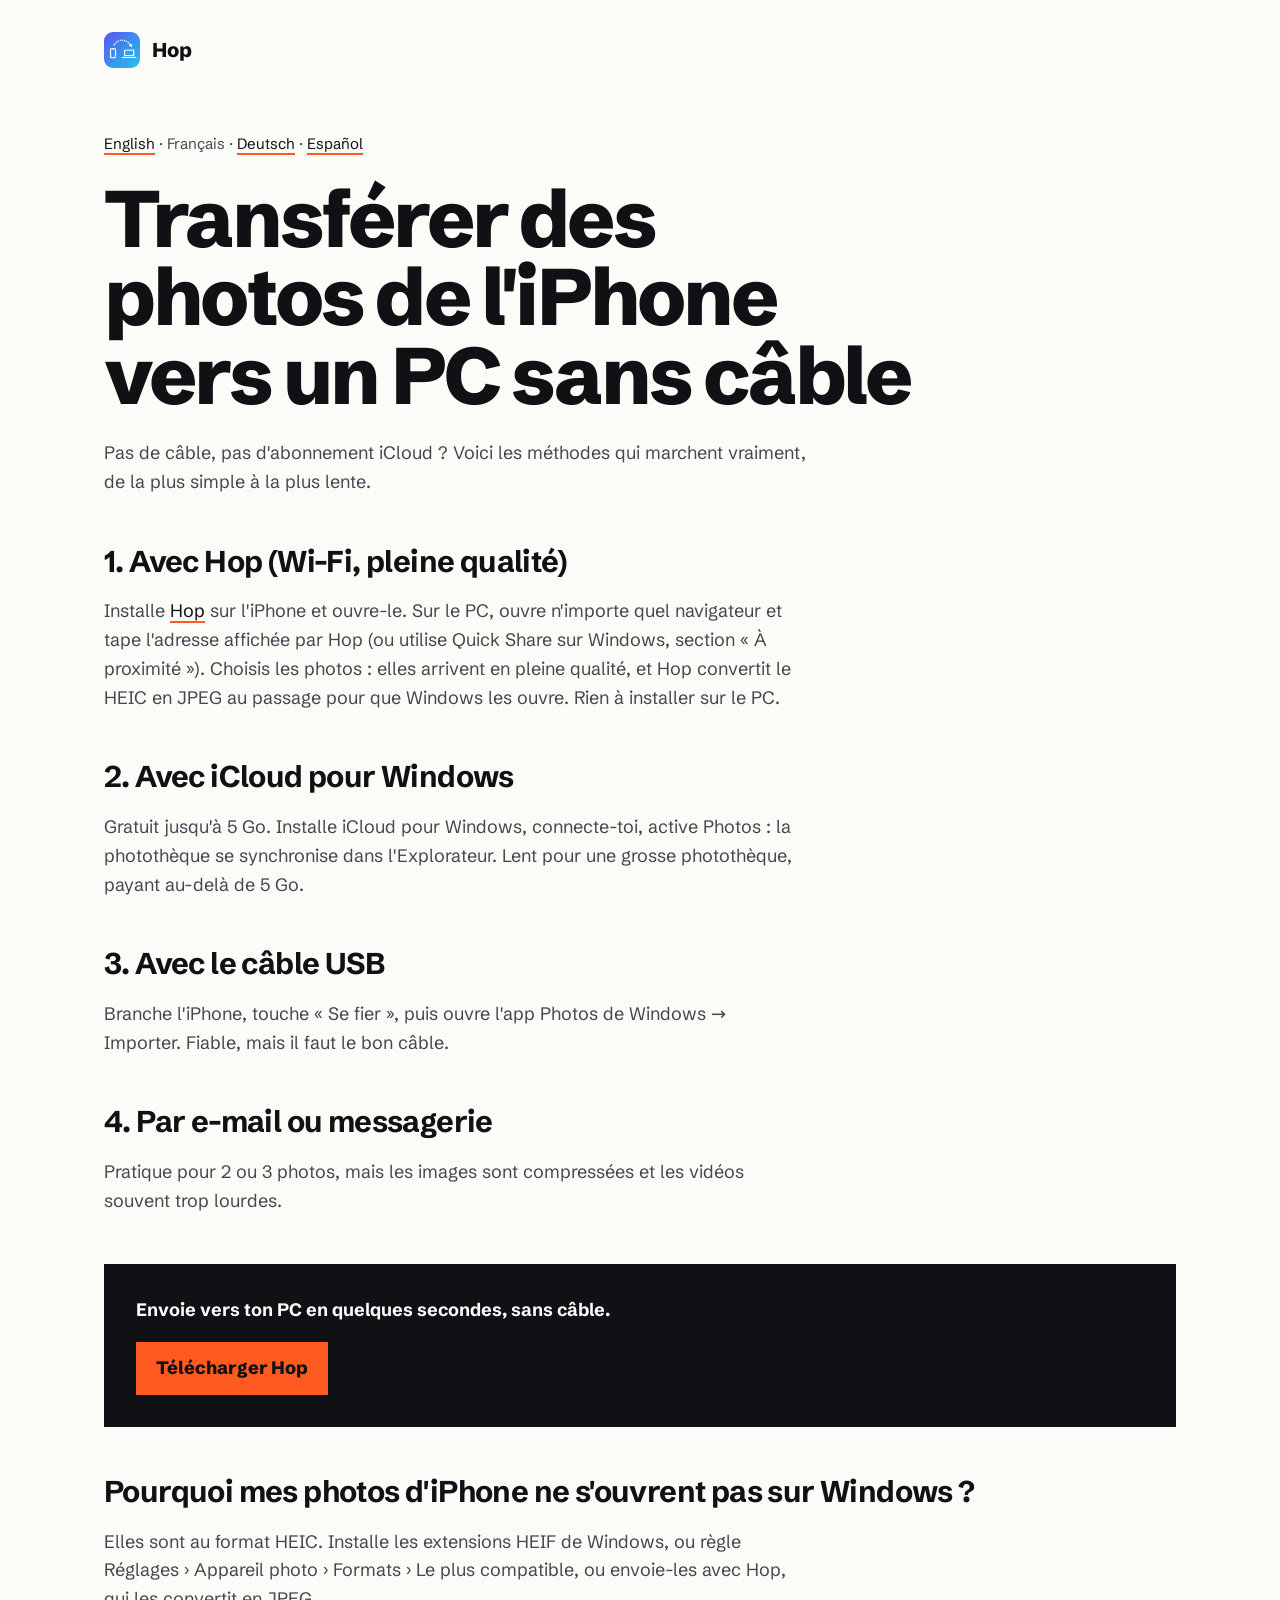
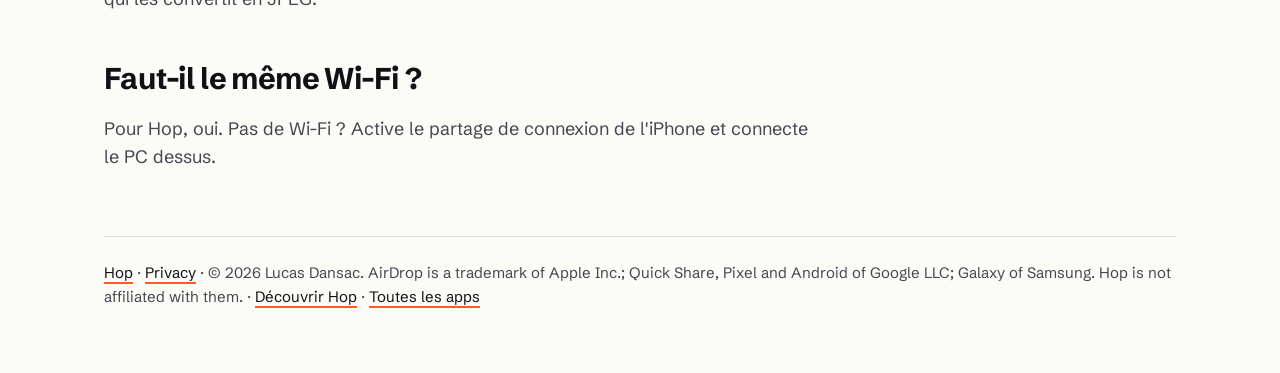
<file: iphone-vers-pc-sans-cable.html>
<!doctype html>
<html lang="fr"><head><meta charset="utf-8"><meta name="viewport" content="width=device-width,initial-scale=1">
<title>Transférer des photos de l'iPhone vers un PC sans câble (2026)</title><meta name="description" content="4 méthodes gratuites pour envoyer photos et vidéos d'un iPhone vers un PC Windows sans câble USB : Hop, iCloud, Quick Share, e-mail. Pleine qualité, pas à pas.">
<link rel="canonical" href="https://komorebideuxiemedunom.github.io/hop-app/iphone-vers-pc-sans-cable.html"><link rel="alternate" hreflang="en" href="https://komorebideuxiemedunom.github.io/hop-app/iphone-to-pc-without-cable.html"><link rel="alternate" hreflang="fr" href="https://komorebideuxiemedunom.github.io/hop-app/iphone-vers-pc-sans-cable.html"><link rel="alternate" hreflang="de" href="https://komorebideuxiemedunom.github.io/hop-app/iphone-auf-pc-ohne-kabel.html"><link rel="alternate" hreflang="es" href="https://komorebideuxiemedunom.github.io/hop-app/iphone-a-pc-sin-cable.html"><link rel="alternate" hreflang="x-default" href="https://komorebideuxiemedunom.github.io/hop-app/iphone-to-pc-without-cable.html">
<link rel="preload" href="fonts/schibsted.woff2" as="font" type="font/woff2" crossorigin><link rel="stylesheet" href="style.css">
<script type="application/ld+json">{"@context": "https://schema.org", "@type": "HowTo", "name": "Transférer des photos de l'iPhone vers un PC sans câble", "step": [{"@type": "HowToStep", "name": "1. Avec Hop (Wi-Fi, pleine qualité)", "text": "Installe Hop sur l'iPhone et ouvre-le. Sur le PC, ouvre n'importe quel navigateur et tape l'adresse affichée par Hop (ou utilise Quick Share sur Windows, section « À proximité »). Choisis les photos : elles arrivent en pleine qualité, et Hop convertit le HEIC en JPEG au passage pour que Windows les ouvre. Rien à installer sur le PC."}, {"@type": "HowToStep", "name": "2. Avec iCloud pour Windows", "text": "Gratuit jusqu'à 5 Go. Installe iCloud pour Windows, connecte-toi, active Photos : la photothèque se synchronise dans l'Explorateur. Lent pour une grosse photothèque, payant au-delà de 5 Go."}, {"@type": "HowToStep", "name": "3. Avec le câble USB", "text": "Branche l'iPhone, touche « Se fier », puis ouvre l'app Photos de Windows → Importer. Fiable, mais il faut le bon câble."}, {"@type": "HowToStep", "name": "4. Par e-mail ou messagerie", "text": "Pratique pour 2 ou 3 photos, mais les images sont compressées et les vidéos souvent trop lourdes."}]}</script>
<script type="application/ld+json">{"@context": "https://schema.org", "@type": "FAQPage", "mainEntity": [{"@type": "Question", "name": "Pourquoi mes photos d'iPhone ne s'ouvrent pas sur Windows ?", "acceptedAnswer": {"@type": "Answer", "text": "Elles sont au format HEIC. Installe les extensions HEIF de Windows, ou règle Réglages › Appareil photo › Formats › Le plus compatible, ou envoie-les avec Hop, qui les convertit en JPEG."}}, {"@type": "Question", "name": "Faut-il le même Wi-Fi ?", "acceptedAnswer": {"@type": "Answer", "text": "Pour Hop, oui. Pas de Wi-Fi ? Active le partage de connexion de l'iPhone et connecte le PC dessus."}}]}</script></head>
<body><main><a class="marque" href="index.html"><img src="icon.png" alt="">Hop</a><nav class="lang"><a href="iphone-to-pc-without-cable.html">English</a> · Français · <a href="iphone-auf-pc-ohne-kabel.html">Deutsch</a> · <a href="iphone-a-pc-sin-cable.html">Español</a></nav>
<h1>Transférer des photos de l'iPhone vers un PC sans câble</h1><p>Pas de câble, pas d'abonnement iCloud ? Voici les méthodes qui marchent vraiment, de la plus simple à la plus lente.</p><h2>1. Avec Hop (Wi-Fi, pleine qualité)</h2><p>Installe <a href="https://apps.apple.com/app/id6818609255">Hop</a> sur l'iPhone et ouvre-le. Sur le PC, ouvre n'importe quel navigateur et tape l'adresse affichée par Hop (ou utilise Quick Share sur Windows, section « À proximité »). Choisis les photos : elles arrivent en pleine qualité, et Hop convertit le HEIC en JPEG au passage pour que Windows les ouvre. Rien à installer sur le PC.</p><h2>2. Avec iCloud pour Windows</h2><p>Gratuit jusqu'à 5 Go. Installe iCloud pour Windows, connecte-toi, active Photos : la photothèque se synchronise dans l'Explorateur. Lent pour une grosse photothèque, payant au-delà de 5 Go.</p><h2>3. Avec le câble USB</h2><p>Branche l'iPhone, touche « Se fier », puis ouvre l'app Photos de Windows → Importer. Fiable, mais il faut le bon câble.</p><h2>4. Par e-mail ou messagerie</h2><p>Pratique pour 2 ou 3 photos, mais les images sont compressées et les vidéos souvent trop lourdes.</p>
<div class="cta"><p><strong>Envoie vers ton PC en quelques secondes, sans câble.</strong></p><a class="btn" href="https://apps.apple.com/app/id6818609255">Télécharger Hop</a></div>
<h2>Pourquoi mes photos d'iPhone ne s'ouvrent pas sur Windows ?</h2><p>Elles sont au format HEIC. Installe les extensions HEIF de Windows, ou règle Réglages › Appareil photo › Formats › Le plus compatible, ou envoie-les avec Hop, qui les convertit en JPEG.</p><h2>Faut-il le même Wi-Fi ?</h2><p>Pour Hop, oui. Pas de Wi-Fi ? Active le partage de connexion de l'iPhone et connecte le PC dessus.</p>
<footer><a href="index.html">Hop</a> · <a href="privacy.html">Privacy</a> · © 2026 Lucas Dansac. AirDrop is a trademark of Apple Inc.; Quick Share, Pixel and Android of Google LLC; Galaxy of Samsung. Hop is not affiliated with them. · <a href="/hop/">Découvrir Hop</a> · <a href="/">Toutes les apps</a></footer></main></body></html>
</file>
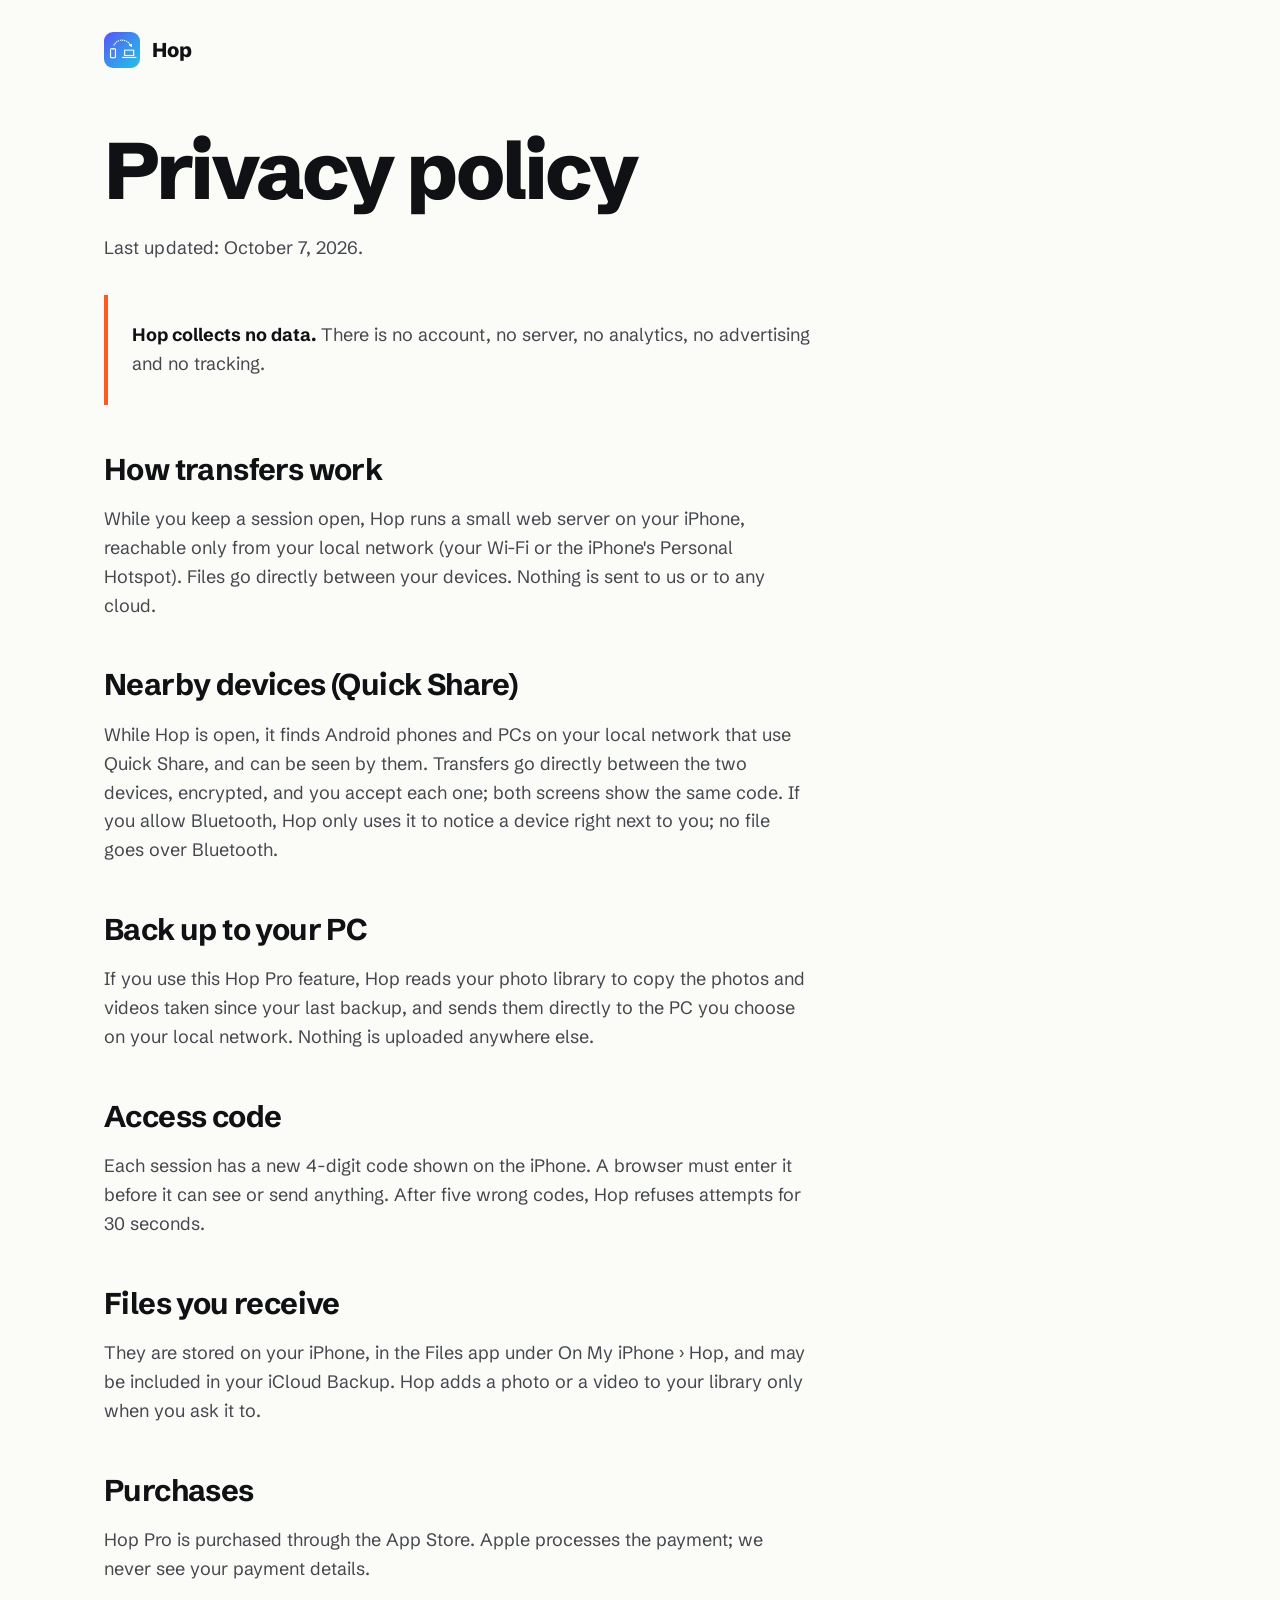
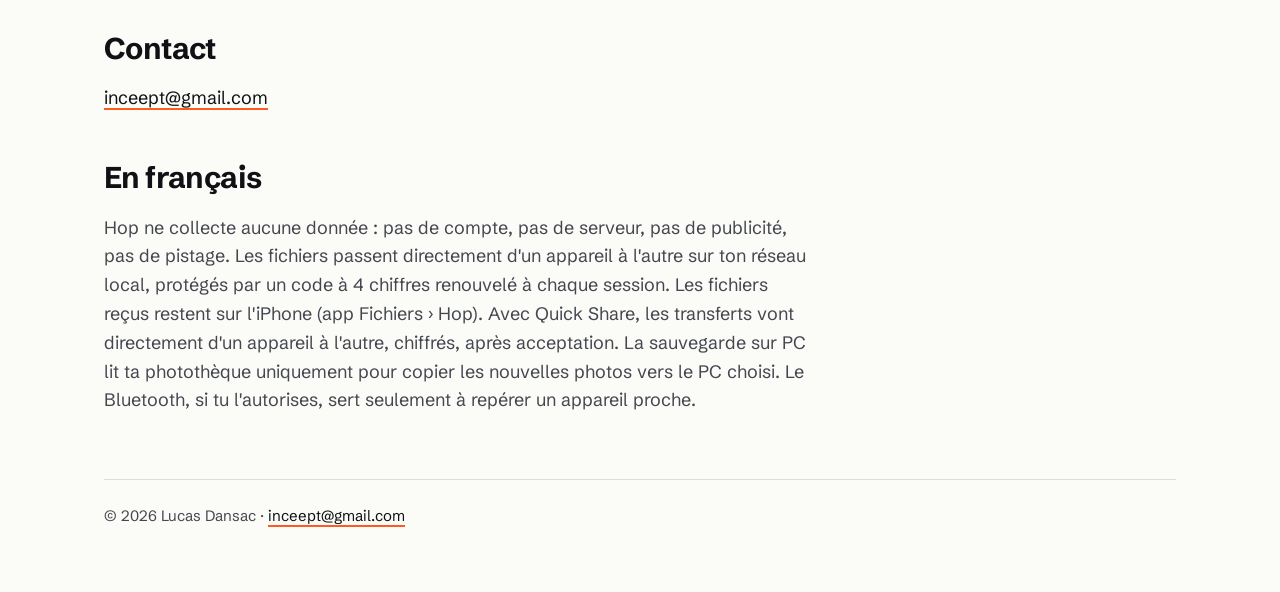
<file: privacy.html>
<!doctype html>
<html lang="en"><head><meta charset="utf-8"><meta name="viewport" content="width=device-width,initial-scale=1">
<title>Hop, Privacy</title><link rel="preload" href="fonts/schibsted.woff2" as="font" type="font/woff2" crossorigin><link rel="stylesheet" href="style.css"></head>
<body><main><a class="marque" href="index.html"><img src="icon.png" alt="">Hop</a>
<h1>Privacy policy</h1><p>Last updated: October 7, 2026.</p>
<div class="card"><p><strong>Hop collects no data.</strong> There is no account, no server, no analytics, no advertising and no tracking.</p></div>
<h2>How transfers work</h2><p>While you keep a session open, Hop runs a small web server on your iPhone, reachable only from your local network (your Wi-Fi or the iPhone's Personal Hotspot). Files go directly between your devices. Nothing is sent to us or to any cloud.</p>
<h2>Nearby devices (Quick Share)</h2><p>While Hop is open, it finds Android phones and PCs on your local network that use Quick Share, and can be seen by them. Transfers go directly between the two devices, encrypted, and you accept each one; both screens show the same code. If you allow Bluetooth, Hop only uses it to notice a device right next to you; no file goes over Bluetooth.</p>
<h2>Back up to your PC</h2><p>If you use this Hop Pro feature, Hop reads your photo library to copy the photos and videos taken since your last backup, and sends them directly to the PC you choose on your local network. Nothing is uploaded anywhere else.</p>
<h2>Access code</h2><p>Each session has a new 4-digit code shown on the iPhone. A browser must enter it before it can see or send anything. After five wrong codes, Hop refuses attempts for 30 seconds.</p>
<h2>Files you receive</h2><p>They are stored on your iPhone, in the Files app under On My iPhone › Hop, and may be included in your iCloud Backup. Hop adds a photo or a video to your library only when you ask it to.</p>
<h2>Purchases</h2><p>Hop Pro is purchased through the App Store. Apple processes the payment; we never see your payment details.</p>
<h2>Contact</h2><p><a href="mailto:inceept@gmail.com">inceept@gmail.com</a></p>
<h2>En français</h2><p>Hop ne collecte aucune donnée : pas de compte, pas de serveur, pas de publicité, pas de pistage. Les fichiers passent directement d'un appareil à l'autre sur ton réseau local, protégés par un code à 4 chiffres renouvelé à chaque session. Les fichiers reçus restent sur l'iPhone (app Fichiers › Hop). Avec Quick Share, les transferts vont directement d'un appareil à l'autre, chiffrés, après acceptation. La sauvegarde sur PC lit ta photothèque uniquement pour copier les nouvelles photos vers le PC choisi. Le Bluetooth, si tu l'autorises, sert seulement à repérer un appareil proche.</p><footer>© 2026 Lucas Dansac · <a href="mailto:inceept@gmail.com">inceept@gmail.com</a></footer></main></body></html>
</file>
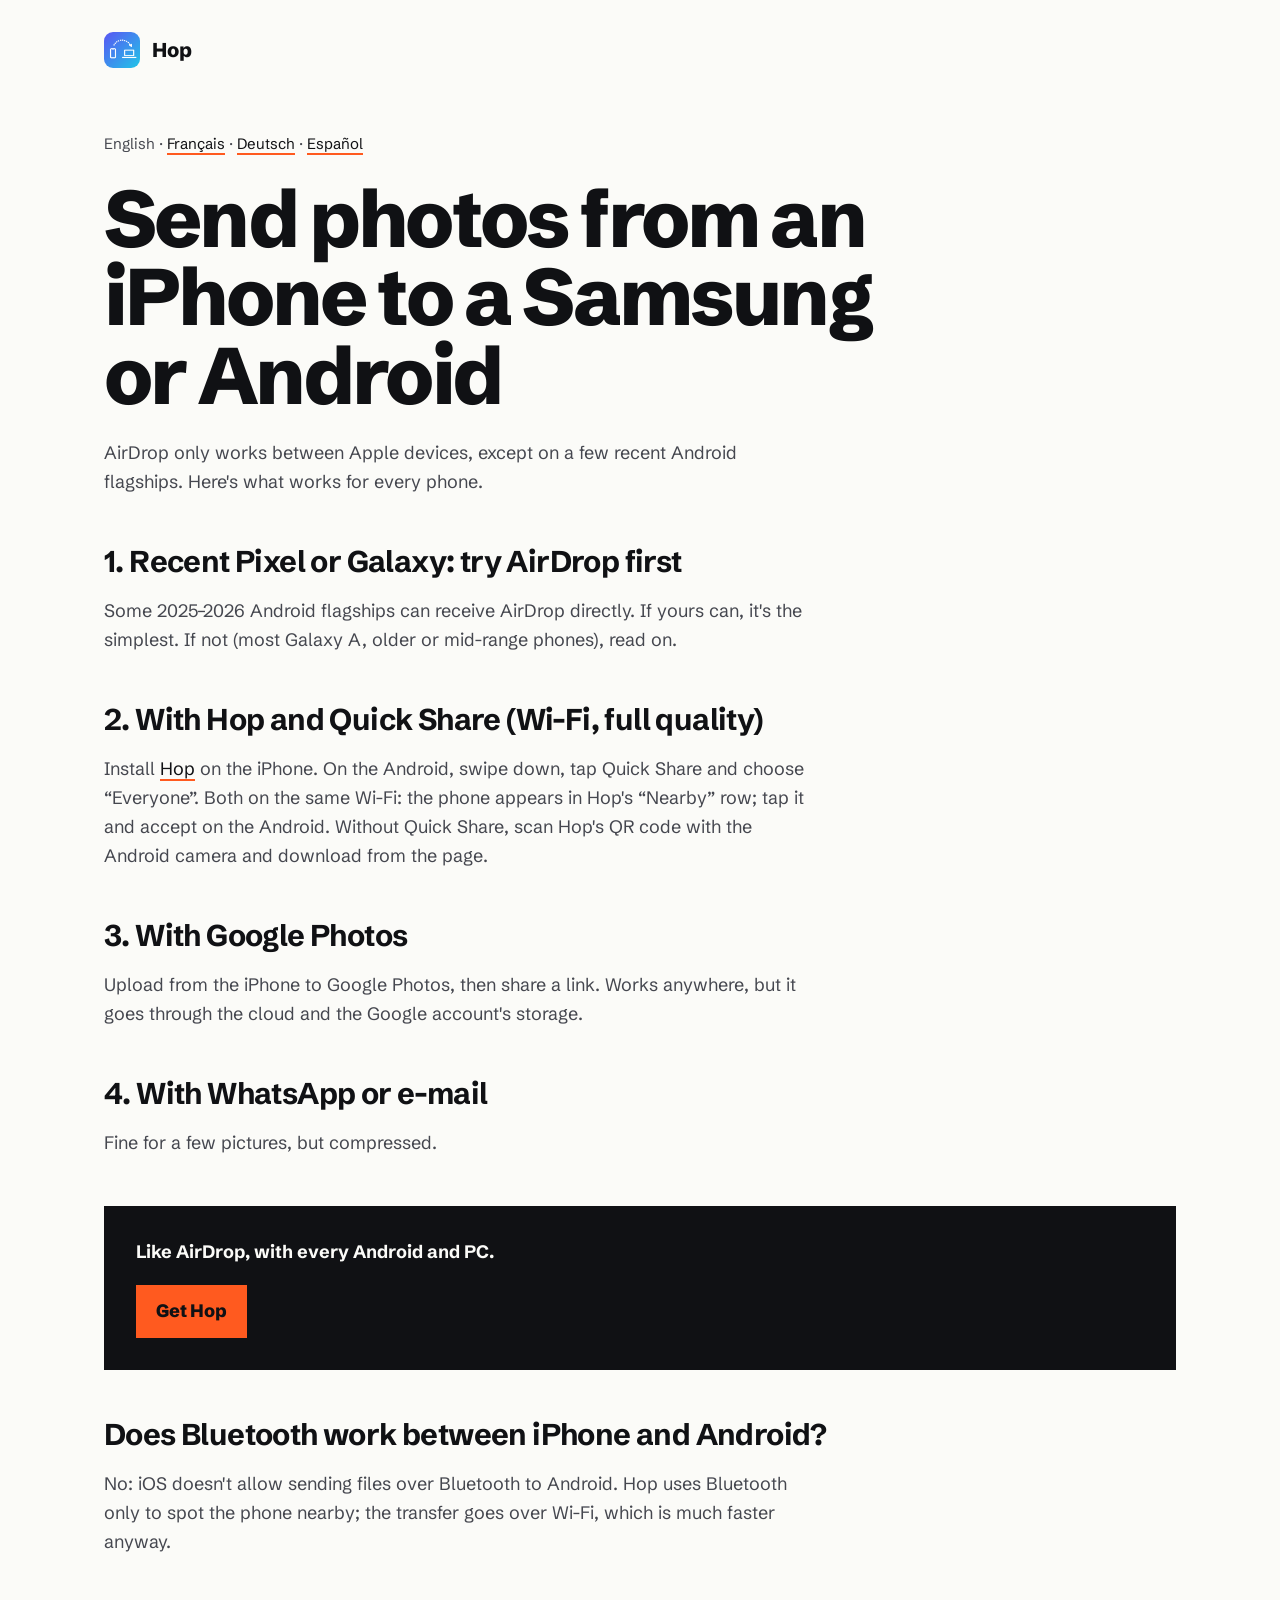
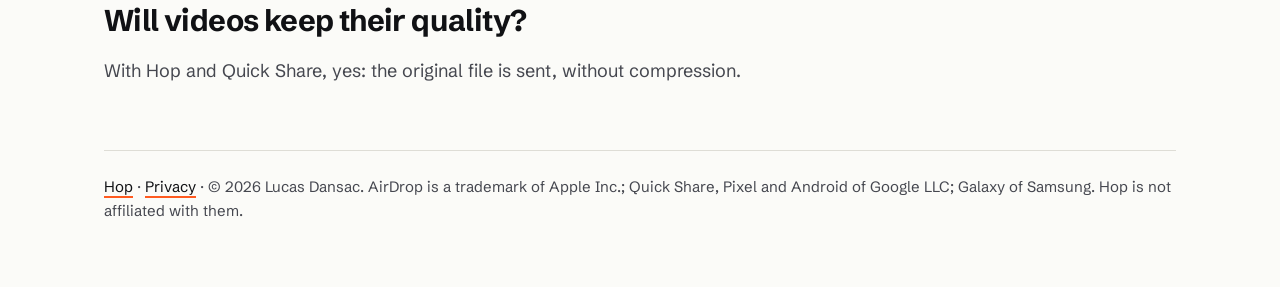
<file: send-photos-iphone-to-samsung.html>
<!doctype html>
<html lang="en"><head><meta charset="utf-8"><meta name="viewport" content="width=device-width,initial-scale=1">
<title>How to send photos from iPhone to Samsung or Android (2026)</title><meta name="description" content="Send photos and videos from an iPhone to a Samsung Galaxy or any Android phone, in full quality and without a cable: AirDrop on recent phones, Hop with Quick Share, Google Photos.">
<link rel="canonical" href="https://komorebideuxiemedunom.github.io/hop-app/send-photos-iphone-to-samsung.html"><link rel="alternate" hreflang="en" href="https://komorebideuxiemedunom.github.io/hop-app/send-photos-iphone-to-samsung.html"><link rel="alternate" hreflang="fr" href="https://komorebideuxiemedunom.github.io/hop-app/envoyer-photos-iphone-vers-samsung.html"><link rel="alternate" hreflang="de" href="https://komorebideuxiemedunom.github.io/hop-app/fotos-vom-iphone-auf-samsung.html"><link rel="alternate" hreflang="es" href="https://komorebideuxiemedunom.github.io/hop-app/enviar-fotos-iphone-a-samsung.html"><link rel="alternate" hreflang="x-default" href="https://komorebideuxiemedunom.github.io/hop-app/send-photos-iphone-to-samsung.html">
<link rel="preload" href="fonts/schibsted.woff2" as="font" type="font/woff2" crossorigin><link rel="stylesheet" href="style.css">
<script type="application/ld+json">{"@context": "https://schema.org", "@type": "HowTo", "name": "Send photos from an iPhone to a Samsung or Android", "step": [{"@type": "HowToStep", "name": "1. Recent Pixel or Galaxy: try AirDrop first", "text": "Some 2025–2026 Android flagships can receive AirDrop directly. If yours can, it's the simplest. If not (most Galaxy A, older or mid-range phones), read on."}, {"@type": "HowToStep", "name": "2. With Hop and Quick Share (Wi-Fi, full quality)", "text": "Install Hop on the iPhone. On the Android, swipe down, tap Quick Share and choose “Everyone”. Both on the same Wi-Fi: the phone appears in Hop's “Nearby” row; tap it and accept on the Android. Without Quick Share, scan Hop's QR code with the Android camera and download from the page."}, {"@type": "HowToStep", "name": "3. With Google Photos", "text": "Upload from the iPhone to Google Photos, then share a link. Works anywhere, but it goes through the cloud and the Google account's storage."}, {"@type": "HowToStep", "name": "4. With WhatsApp or e-mail", "text": "Fine for a few pictures, but compressed."}]}</script>
<script type="application/ld+json">{"@context": "https://schema.org", "@type": "FAQPage", "mainEntity": [{"@type": "Question", "name": "Does Bluetooth work between iPhone and Android?", "acceptedAnswer": {"@type": "Answer", "text": "No: iOS doesn't allow sending files over Bluetooth to Android. Hop uses Bluetooth only to spot the phone nearby; the transfer goes over Wi-Fi, which is much faster anyway."}}, {"@type": "Question", "name": "Will videos keep their quality?", "acceptedAnswer": {"@type": "Answer", "text": "With Hop and Quick Share, yes: the original file is sent, without compression."}}]}</script></head>
<body><main><a class="marque" href="index.html"><img src="icon.png" alt="">Hop</a><nav class="lang">English · <a href="envoyer-photos-iphone-vers-samsung.html">Français</a> · <a href="fotos-vom-iphone-auf-samsung.html">Deutsch</a> · <a href="enviar-fotos-iphone-a-samsung.html">Español</a></nav>
<h1>Send photos from an iPhone to a Samsung or Android</h1><p>AirDrop only works between Apple devices, except on a few recent Android flagships. Here's what works for every phone.</p><h2>1. Recent Pixel or Galaxy: try AirDrop first</h2><p>Some 2025–2026 Android flagships can receive AirDrop directly. If yours can, it's the simplest. If not (most Galaxy A, older or mid-range phones), read on.</p><h2>2. With Hop and Quick Share (Wi-Fi, full quality)</h2><p>Install <a href="https://apps.apple.com/app/id6818609255">Hop</a> on the iPhone. On the Android, swipe down, tap Quick Share and choose “Everyone”. Both on the same Wi-Fi: the phone appears in Hop's “Nearby” row; tap it and accept on the Android. Without Quick Share, scan Hop's QR code with the Android camera and download from the page.</p><h2>3. With Google Photos</h2><p>Upload from the iPhone to Google Photos, then share a link. Works anywhere, but it goes through the cloud and the Google account's storage.</p><h2>4. With WhatsApp or e-mail</h2><p>Fine for a few pictures, but compressed.</p>
<div class="cta"><p><strong>Like AirDrop, with every Android and PC.</strong></p><a class="btn" href="https://apps.apple.com/app/id6818609255">Get Hop</a></div>
<h2>Does Bluetooth work between iPhone and Android?</h2><p>No: iOS doesn't allow sending files over Bluetooth to Android. Hop uses Bluetooth only to spot the phone nearby; the transfer goes over Wi-Fi, which is much faster anyway.</p><h2>Will videos keep their quality?</h2><p>With Hop and Quick Share, yes: the original file is sent, without compression.</p>
<footer><a href="index.html">Hop</a> · <a href="privacy.html">Privacy</a> · © 2026 Lucas Dansac. AirDrop is a trademark of Apple Inc.; Quick Share, Pixel and Android of Google LLC; Galaxy of Samsung. Hop is not affiliated with them.</footer></main></body></html>
</file>
<file: style.css>
/* Hop : d'un appareil à l'autre. Schibsted Grotesk, noir sur blanc, un orange de signal. Échelle de 8 px. */
@font-face{font-family:"Schibsted";src:url(fonts/schibsted.woff2) format("woff2");font-weight:400 900;font-display:swap}
:root{--bg:#FBFBF8;--ink:#101114;--muted:#45474F;--accent:#C2410C;--signal:#FF5A1F;--trait:#DEDDD6;--card:#FBFBF8;
  --s1:8px;--s2:16px;--s3:24px;--s4:32px;--s6:48px;--s8:64px;--s12:96px}
@media (prefers-color-scheme:dark){:root{--bg:#101114;--ink:#F4F3EF;--muted:#B4B5BC;--accent:#FF8A5C;--signal:#FF5A1F;--trait:#2B2C31;--card:#101114}}
*{box-sizing:border-box}html{background:var(--bg)}
body{margin:0;color:var(--ink);font:400 18px/1.6 "Schibsted",system-ui,sans-serif}
main{max-width:1120px;margin:0 auto;padding:var(--s4) var(--s3) var(--s8)}
a{color:var(--ink);text-decoration-color:var(--signal);text-decoration-thickness:2px;text-underline-offset:4px}
a:hover,a:focus-visible{color:var(--accent);text-decoration-thickness:3px}
:focus-visible{outline:3px solid var(--signal);outline-offset:3px}
p,li{color:var(--muted);max-width:64ch}strong{color:var(--ink)}
code{font:600 .92em ui-monospace,Consolas,monospace;color:var(--ink);background:none;border-bottom:2px solid var(--signal)}
.marque{display:inline-flex;align-items:center;gap:12px;color:var(--ink);text-decoration:none;font-weight:800;font-size:20px;margin-bottom:var(--s8)}
.marque img{width:36px;height:36px;border-radius:9px}
nav.lang{font-size:15px;margin-bottom:var(--s3);color:var(--muted)}
h1{font-weight:800;font-size:clamp(40px,6.4vw,80px);line-height:.98;letter-spacing:-.035em;margin:0 0 var(--s3);max-width:16ch}
h2{font-weight:700;font-size:clamp(22px,2.6vw,30px);line-height:1.15;letter-spacing:-.02em;margin:var(--s6) 0 var(--s2)}
.card{border-left:4px solid var(--signal);padding:var(--s1) 0 var(--s1) var(--s3);margin:var(--s4) 0;background:none}
footer{margin-top:var(--s8);padding-top:var(--s3);border-top:1px solid var(--trait);font-size:15px;color:var(--muted)}
.cta{background:var(--ink);padding:var(--s4);margin:var(--s6) 0}.cta p,.cta strong{color:var(--bg);margin-top:0}
.cta a.btn,.cta .btn{display:inline-block;background:var(--signal);color:#101114;font-weight:800;padding:12px 20px;text-decoration:none}
.cta a.btn:hover,.cta .btn:hover,.cta a.btn:focus-visible{background:var(--bg);color:var(--ink)}

/* Le transfert : la signature de Hop */
.transfert{display:grid;grid-template-columns:auto 1fr auto;align-items:center;gap:var(--s3);margin:0 0 var(--s4)}
.transfert span{font-weight:900;font-size:clamp(48px,11vw,152px);line-height:.9;letter-spacing:-.05em}
.transfert i{display:block;height:clamp(6px,1vw,12px);background:var(--signal);position:relative}
.transfert i::after{content:"";position:absolute;right:-2px;top:50%;transform:translateY(-50%);border-left:clamp(18px,3vw,36px) solid var(--signal);border-top:clamp(14px,2.2vw,28px) solid transparent;border-bottom:clamp(14px,2.2vw,28px) solid transparent}
.vers{display:flex;flex-wrap:wrap;gap:4px 10px;font-weight:700;font-size:clamp(18px,2vw,22px);margin:0 0 var(--s8)}
.vers b{color:var(--muted);font-weight:500}
.chapeau{font-size:clamp(20px,2.2vw,26px);line-height:1.4;color:var(--ink);max-width:36ch;margin:0 0 var(--s4)}

/* Questions : des lignes qui s'ouvrent */
.questions{border-top:2px solid var(--ink);margin:var(--s6) 0}
.questions details{border-bottom:1px solid var(--trait)}
.questions summary{list-style:none;cursor:pointer;display:flex;justify-content:space-between;gap:var(--s3);padding:var(--s3) 0;font-weight:700;font-size:clamp(20px,2.2vw,26px);letter-spacing:-.015em;line-height:1.2}
.questions summary::-webkit-details-marker{display:none}
.questions summary::after{content:"+";font-weight:400;color:var(--accent);transition:transform .2s}
.questions details[open] summary::after{transform:rotate(45deg)}
.questions summary:hover,.questions summary:focus-visible{color:var(--accent)}
.questions details p{margin:0 0 var(--s3)}
.guides{width:100%;border-collapse:collapse;font-size:17px}
.guides th{text-align:left;font-size:13px;letter-spacing:.06em;text-transform:uppercase;color:var(--muted);padding:var(--s1) 0}
.guides td{border-top:1px solid var(--trait);padding:12px var(--s2) 12px 0}
.support{display:flex;flex-wrap:wrap;justify-content:space-between;align-items:baseline;gap:var(--s2);border-top:2px solid var(--ink);border-bottom:2px solid var(--ink);padding:var(--s4) 0;margin:var(--s8) 0 0}
.support p{margin:0}.support a{font-weight:800;font-size:clamp(20px,2.4vw,28px)}
@media (max-width:720px){main{padding:var(--s3) var(--s2) var(--s6)}.marque{margin-bottom:var(--s6)}.transfert{gap:var(--s2)}.guides td{display:block;border:0;padding:4px 0}.guides tr{display:block;border-top:1px solid var(--trait);padding:var(--s1) 0}.guides thead{display:none}}
@media (prefers-reduced-motion:reduce){*{transition:none!important}}
</file>
